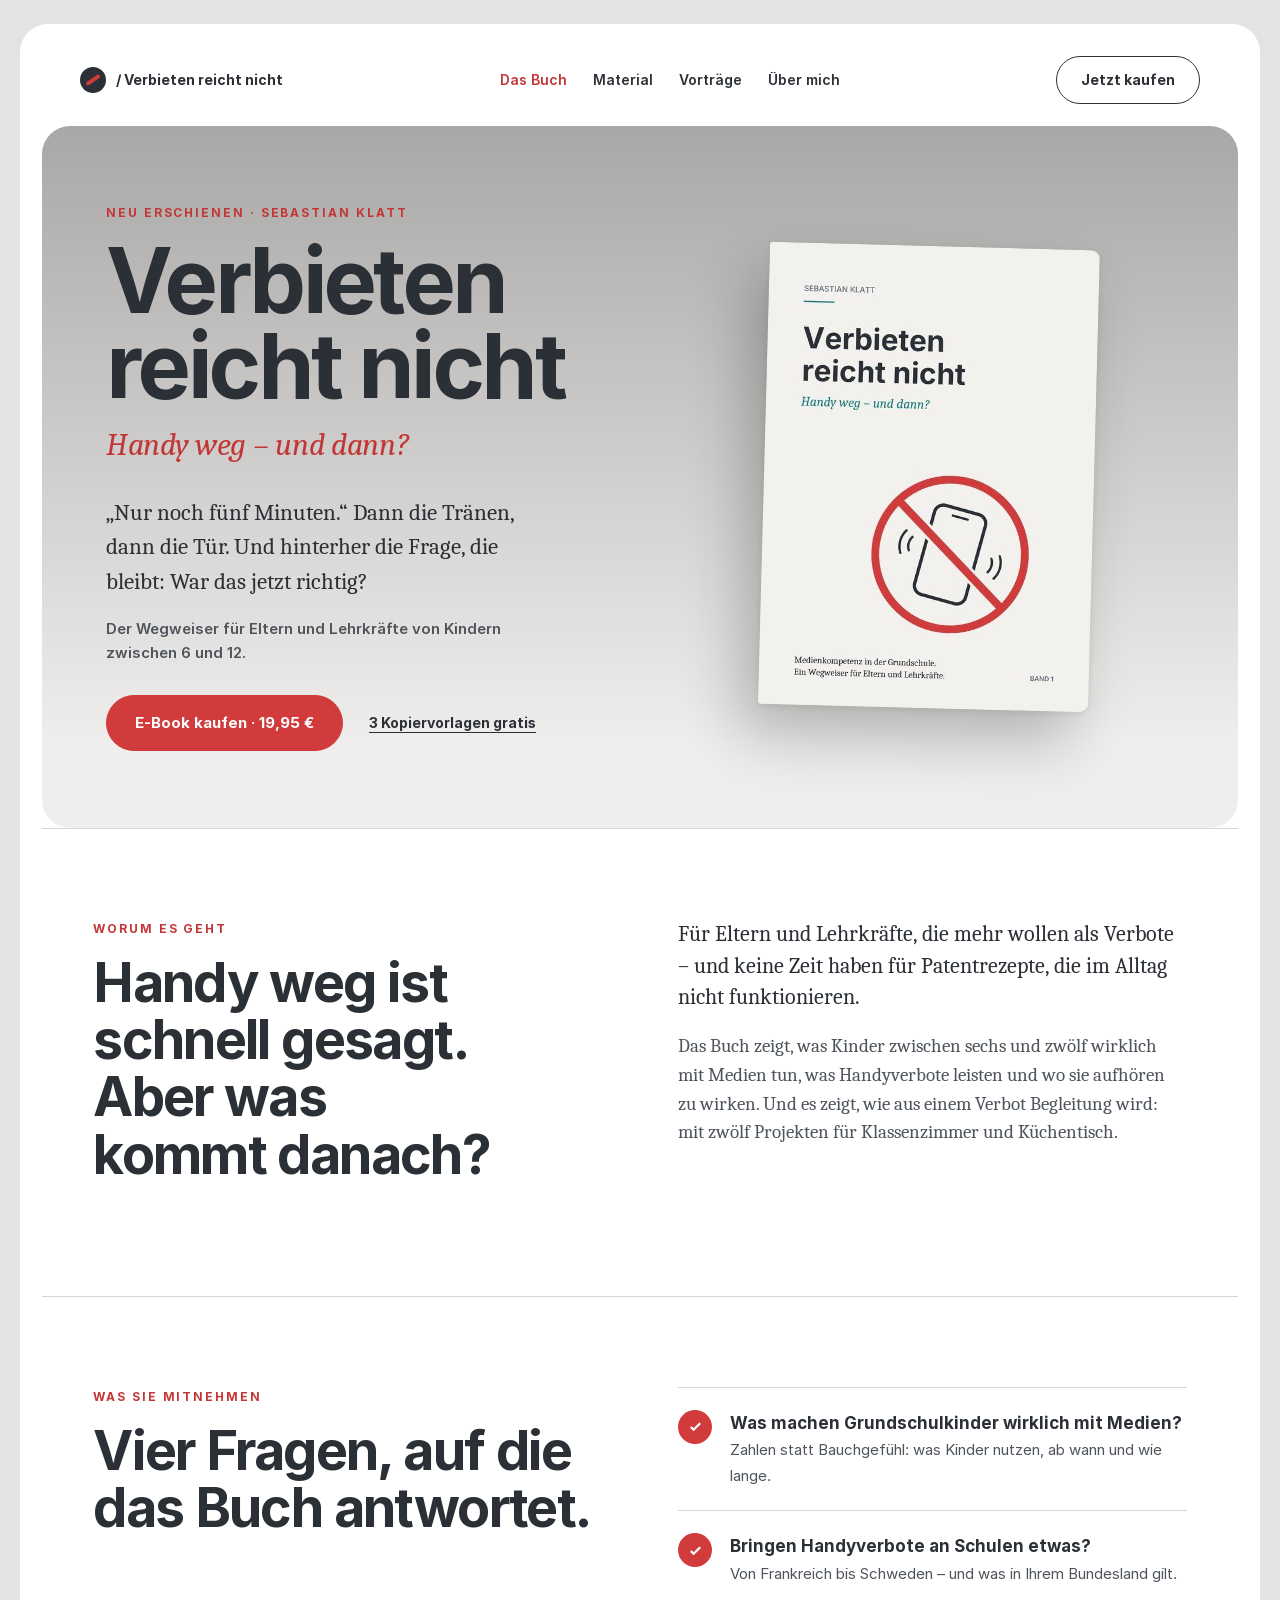
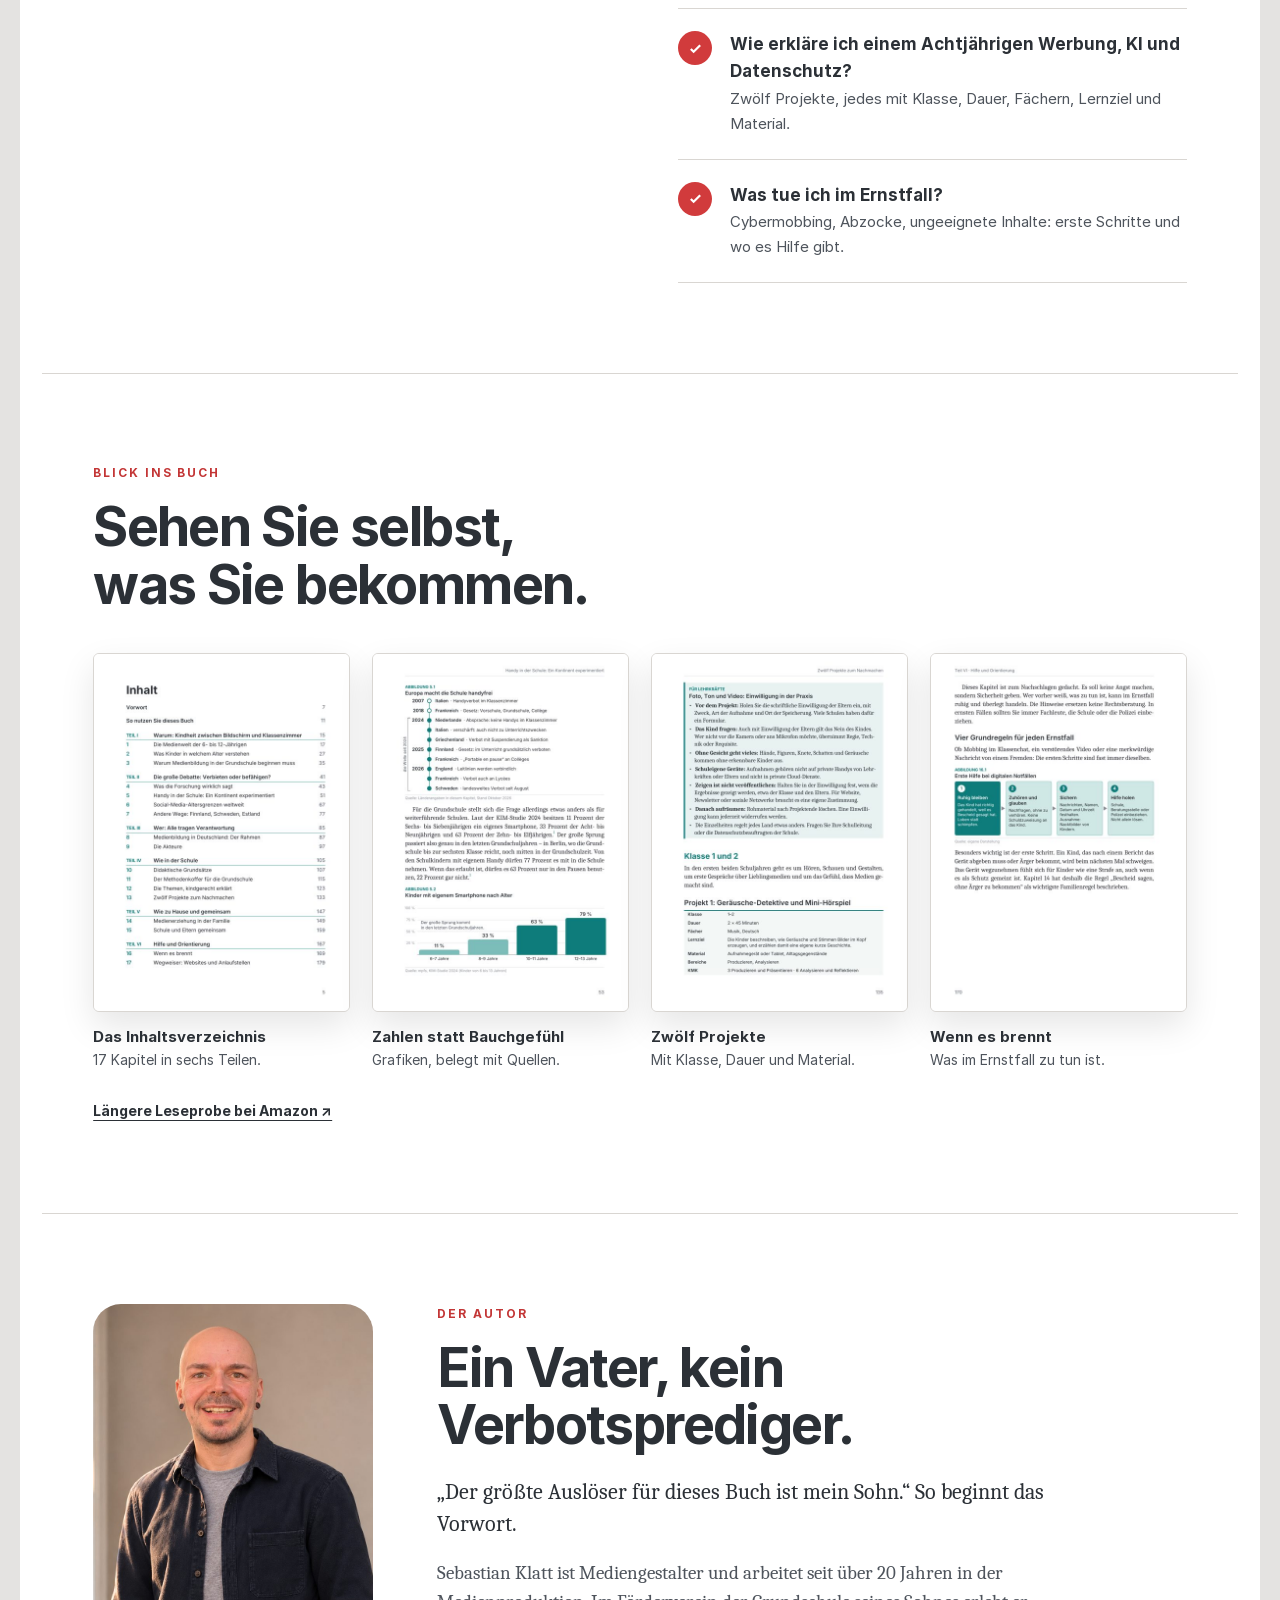
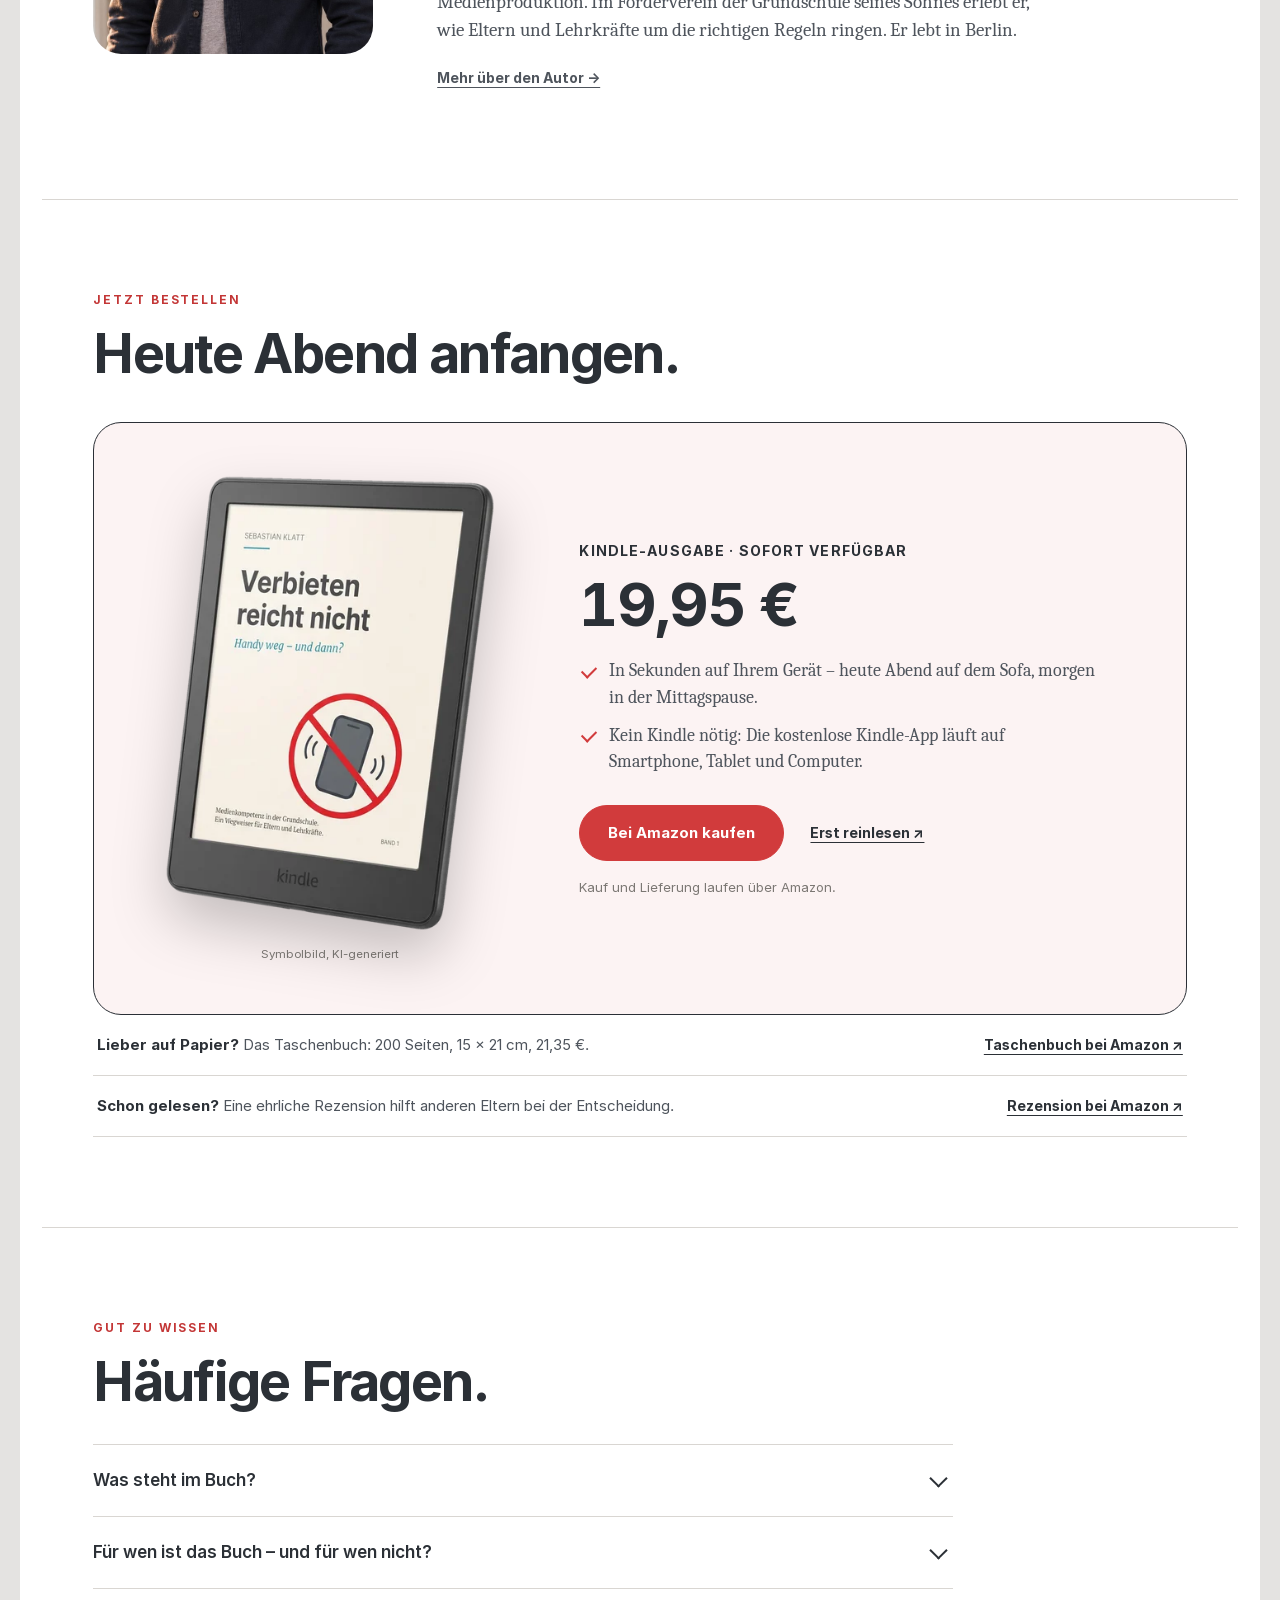
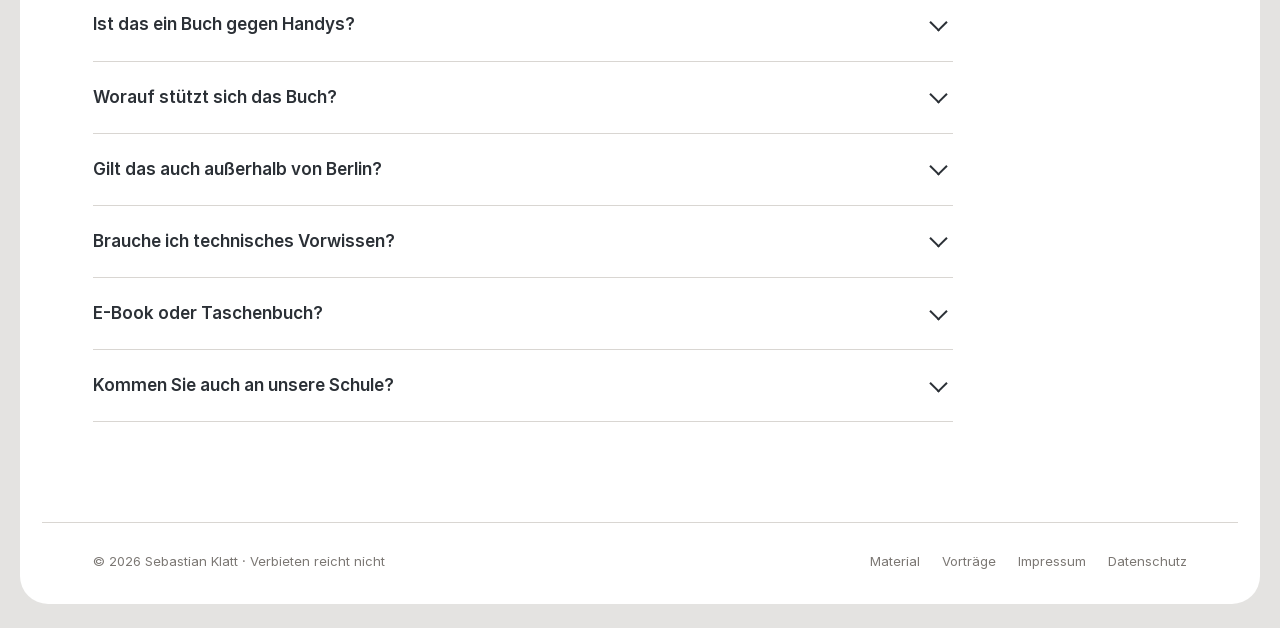
<file: site/index.html>
<!doctype html>
<html lang="de">
<head>
<meta charset="utf-8">
<meta name="viewport" content="width=device-width,initial-scale=1,viewport-fit=cover">
<title>Verbieten reicht nicht – Handy weg, und dann? | Buch von Sebastian Klatt</title>
<meta name="description" content="Der Wegweiser für Eltern und Lehrkräfte von Grundschulkindern: was Kinder wirklich mit Medien tun, was Handyverbote leisten und zwölf Projekte für Schule und Zuhause. Jetzt als E-Book.">
<link rel="canonical" href="https://verbietenreichtnicht.de/">
<meta property="og:type" content="website">
<meta property="og:site_name" content="Verbieten reicht nicht">
<meta property="og:locale" content="de_DE">
<meta property="og:title" content="Verbieten reicht nicht – Handy weg, und dann? | Buch von Sebastian Klatt">
<meta property="og:description" content="Der Wegweiser für Eltern und Lehrkräfte von Grundschulkindern: was Kinder wirklich mit Medien tun, was Handyverbote leisten und zwölf Projekte für Schule und Zuhause. Jetzt als E-Book.">
<meta property="og:url" content="https://verbietenreichtnicht.de/">
<meta property="og:image" content="https://verbietenreichtnicht.de/assets/img/vorschau.jpg">
<meta property="og:image:width" content="1200">
<meta property="og:image:height" content="630">
<meta name="twitter:card" content="summary_large_image">
<link rel="stylesheet" href="assets/css/site.css">
<link rel="preload" href="assets/fonts/inter-700.woff2" as="font" type="font/woff2" crossorigin>
<link rel="preload" href="assets/fonts/inter-400.woff2" as="font" type="font/woff2" crossorigin>
<link rel="preload" href="assets/fonts/caladea-400-italic.woff2" as="font" type="font/woff2" crossorigin>
<script type="application/ld+json">{"@context": "https://schema.org", "@type": "Book", "name": "Verbieten reicht nicht – Handy weg, und dann?", "alternativeHeadline": "Medienkompetenz in der Grundschule. Ein Wegweiser für Eltern und Lehrkräfte. Band 1", "author": {"@type": "Person", "name": "Sebastian Klatt", "url": "https://verbietenreichtnicht.de/ueber-mich/"}, "inLanguage": "de", "numberOfPages": 200, "image": "https://verbietenreichtnicht.de/assets/img/cover.jpg", "url": "https://verbietenreichtnicht.de/", "workExample": [{"@type": "Book", "bookFormat": "https://schema.org/EBook", "url": "https://www.amazon.de/dp/B0HSCFY8J3", "offers": {"@type": "Offer", "price": "19.95", "priceCurrency": "EUR", "availability": "https://schema.org/InStock", "url": "https://www.amazon.de/dp/B0HSCFY8J3"}}, {"@type": "Book", "bookFormat": "https://schema.org/Paperback", "isbn": "9798165446795", "numberOfPages": 200, "url": "https://www.amazon.de/dp/B0HSJPJ6L2", "offers": {"@type": "Offer", "price": "21.35", "priceCurrency": "EUR", "availability": "https://schema.org/InStock", "url": "https://www.amazon.de/dp/B0HSJPJ6L2"}}]}</script>
</head>
<body>
<a class="skip" href="#inhalt">Zum Inhalt springen</a>
<div class="sheet">
  <nav class="main" aria-label="Hauptnavigation">
    <a class="brand" href="/"><span class="mark" aria-hidden="true"></span>/ Verbieten reicht nicht</a>
    <div class="links"><a href="/" aria-current=page>Das Buch</a><a href="/material/">Material</a><a href="/vortraege/">Vorträge</a><a href="/ueber-mich/">Über mich</a></div>
    <div class="nav-cta">
      <a class="btn btn-ghost" href="/#kaufen">Jetzt kaufen</a>
    </div>
  </nav>
<main id="inhalt">

  <header class="hero" id="top">
    <div class="hero-text">
      <p class="eyebrow">Neu erschienen · Sebastian Klatt</p>
      <h1>Verbieten<br>reicht nicht</h1>
      <p class="subtitle">Handy weg – und dann?</p>
      <p class="hook">„Nur noch fünf Minuten.“ Dann die Tränen, dann die Tür. Und hinterher die Frage,
      die bleibt: War das jetzt richtig?</p>
      <p class="for">Der Wegweiser für Eltern und Lehrkräfte von Kindern zwischen 6 und 12.</p>
      <div class="hero-ctas">
        <a class="btn btn-accent btn-lg" href="https://www.amazon.de/dp/B0HSCFY8J3">E-Book kaufen · 19,95 €</a>
        <a class="textlink" href="/material/">3 Kopiervorlagen gratis</a>
      </div>
    </div>
    <div class="hero-cover">
      <img src="assets/img/cover.jpg" width="560" height="784"
        alt="Buchcover: Verbieten reicht nicht – Handy weg, und dann?">
    </div>
  </header>

  <section class="s" id="buch">
    <div class="split">
      <div>
        <p class="eyebrow">Worum es geht</p>
        <h2>Handy weg ist schnell gesagt. Aber was kommt danach?</h2>
      </div>
      <div class="prose">
        <p class="big">Für Eltern und Lehrkräfte, die mehr wollen als Verbote – und keine Zeit haben
        für Patentrezepte, die im Alltag nicht funktionieren.</p>
        <p>Das Buch zeigt, was Kinder zwischen sechs und zwölf wirklich mit Medien tun, was
        Handyverbote leisten und wo sie aufhören zu wirken. Und es zeigt, wie aus einem Verbot
        Begleitung wird: mit zwölf Projekten für Klassenzimmer und Küchentisch.</p>
      </div>
    </div>
  </section>

  <section class="s" id="inhalt-buch">
    <div class="split">
      <div>
        <p class="eyebrow">Was Sie mitnehmen</p>
        <h2>Vier Fragen, auf die das Buch antwortet.</h2>
      </div>
      <ul class="learn">
        <li><span class="x"><svg viewBox="0 0 16 16" fill="none" stroke="currentColor" stroke-width="2.4" aria-hidden="true"><path d="M3 8.5l3 3 7-7"/></svg></span><div><b>Was machen Grundschulkinder wirklich mit Medien?</b>
        <span>Zahlen statt Bauchgefühl: was Kinder nutzen, ab wann und wie lange.</span></div></li>
        <li><span class="x"><svg viewBox="0 0 16 16" fill="none" stroke="currentColor" stroke-width="2.4" aria-hidden="true"><path d="M3 8.5l3 3 7-7"/></svg></span><div><b>Bringen Handyverbote an Schulen etwas?</b>
        <span>Von Frankreich bis Schweden – und was in Ihrem Bundesland gilt.</span></div></li>
        <li><span class="x"><svg viewBox="0 0 16 16" fill="none" stroke="currentColor" stroke-width="2.4" aria-hidden="true"><path d="M3 8.5l3 3 7-7"/></svg></span><div><b>Wie erkläre ich einem Achtjährigen Werbung, KI und Datenschutz?</b>
        <span>Zwölf Projekte, jedes mit Klasse, Dauer, Fächern, Lernziel und Material.</span></div></li>
        <li><span class="x"><svg viewBox="0 0 16 16" fill="none" stroke="currentColor" stroke-width="2.4" aria-hidden="true"><path d="M3 8.5l3 3 7-7"/></svg></span><div><b>Was tue ich im Ernstfall?</b>
        <span>Cybermobbing, Abzocke, ungeeignete Inhalte: erste Schritte und wo es Hilfe gibt.</span></div></li>
      </ul>
    </div>
  </section>

  <section class="s" id="blick">
    <p class="eyebrow">Blick ins Buch</p>
    <h2>Sehen Sie selbst, was Sie bekommen.</h2>
    <div class="pages">
      <a class="pg" href="assets/img/buch/seite-5.jpg"><img src="assets/img/buch/seite-5-klein.jpg"
        width="520" height="728" loading="lazy" alt="Buchseite 5: Inhaltsverzeichnis">
        <span><b>Das Inhaltsverzeichnis</b>17 Kapitel in sechs Teilen.</span></a>
      <a class="pg" href="assets/img/buch/seite-53.jpg"><img src="assets/img/buch/seite-53-klein.jpg"
        width="520" height="728" loading="lazy" alt="Buchseite 53: Zeitstrahl der Handyregeln in Europa und Grafik zum Smartphonebesitz nach Alter">
        <span><b>Zahlen statt Bauchgefühl</b>Grafiken, belegt mit Quellen.</span></a>
      <a class="pg" href="assets/img/buch/seite-135.jpg"><img src="assets/img/buch/seite-135-klein.jpg"
        width="520" height="728" loading="lazy" alt="Buchseite 135: Beginn der zwölf Projekte zum Nachmachen">
        <span><b>Zwölf Projekte</b>Mit Klasse, Dauer und Material.</span></a>
      <a class="pg" href="assets/img/buch/seite-170.jpg"><img src="assets/img/buch/seite-170-klein.jpg"
        width="520" height="728" loading="lazy" alt="Buchseite 170: Grundregeln für den Ernstfall">
        <span><b>Wenn es brennt</b>Was im Ernstfall zu tun ist.</span></a>
    </div>
    <p class="pages-more"><a class="textlink" href="https://www.amazon.de/dp/B0HSCFY8J3">Längere Leseprobe bei Amazon ↗</a></p>
  </section>

  <section class="s" id="autor">
    <div class="author">
      <img class="portrait" src="assets/img/sebastian-klatt.jpg" width="720" height="900"
        loading="lazy" alt="Sebastian Klatt, Autor von „Verbieten reicht nicht“">
      <div class="prose">
        <p class="eyebrow">Der Autor</p>
        <h2>Ein Vater, kein Verbotsprediger.</h2>
        <p class="big">„Der größte Auslöser für dieses Buch ist mein Sohn.“ So beginnt das Vorwort.</p>
        <p>Sebastian Klatt ist Mediengestalter und arbeitet seit über 20 Jahren in der
        Medienproduktion. Im Förderverein der Grundschule seines Sohnes erlebt er, wie Eltern und
        Lehrkräfte um die richtigen Regeln ringen. Er lebt in Berlin.</p>
        <p><a class="textlink" href="/ueber-mich/">Mehr über den Autor →</a></p>
      </div>
    </div>
  </section>

  <section class="s" id="kaufen">
    <p class="eyebrow">Jetzt bestellen</p>
    <h2>Heute Abend anfangen.</h2>
    <div class="offer">
      <figure class="offer-img">
        <picture>
          <source type="image/webp" sizes="(max-width:760px) 60vw, 340px"
            srcset="assets/img/kindle-produkt-400.webp 400w, assets/img/kindle-produkt-720.webp 720w">
          <img src="assets/img/kindle-produkt-400.png" width="400" height="553" loading="lazy"
            alt="Die Kindle-Ausgabe von „Verbieten reicht nicht“ auf einem E-Book-Reader">
        </picture>
        <figcaption>Symbolbild, KI-generiert</figcaption>
      </figure>
      <div class="offer-body">
        <p class="kicker">Kindle-Ausgabe · sofort verfügbar</p>
        <div class="p">19,95 €</div>
        <ul class="offer-points">
          <li>In Sekunden auf Ihrem Gerät – heute Abend auf dem Sofa, morgen in der Mittagspause.</li>
          <li>Kein Kindle nötig: Die kostenlose Kindle-App läuft auf Smartphone, Tablet und Computer.</li>
        </ul>
        <div class="acts">
          <a class="btn btn-accent btn-lg" href="https://www.amazon.de/dp/B0HSCFY8J3">Bei Amazon kaufen</a>
          <a class="textlink" href="https://www.amazon.de/dp/B0HSCFY8J3">Erst reinlesen ↗</a>
        </div>
        <p class="note">Kauf und Lieferung laufen über Amazon.</p>
      </div>
    </div>
    <div class="aside-row">
      <p><b>Lieber auf Papier?</b> Das Taschenbuch: 200 Seiten, 15 × 21 cm, 21,35 €.</p>
      <a class="textlink" href="https://www.amazon.de/dp/B0HSJPJ6L2">Taschenbuch bei Amazon ↗</a>
    </div>
    <div class="aside-row">
      <p><b>Schon gelesen?</b> Eine ehrliche Rezension hilft anderen Eltern bei der Entscheidung.</p>
      <a class="textlink" href="https://www.amazon.de/dp/B0HSCFY8J3#customerReviews">Rezension bei Amazon ↗</a>
    </div>
  </section>

  <section class="s" id="fragen">
    <p class="eyebrow">Gut zu wissen</p>
    <h2>Häufige Fragen.</h2>
    <div class="faq">
      <details><summary>Was steht im Buch?</summary>
        <div class="ans">
          <p>17 Kapitel in sechs Teilen, dazu ein Glossar, drei Kopiervorlagen und ein
          Quellenverzeichnis.</p>
          <dl class="toc-mini">
            <dt>Teil I · Warum</dt><dd>Die Medienwelt der 6- bis 12-Jährigen · Was Kinder in welchem
            Alter verstehen · Warum Medienbildung in der Grundschule beginnen muss</dd>
            <dt>Teil II · Verbieten oder befähigen?</dt><dd>Was die Forschung wirklich sagt · Handy in
            der Schule: Ein Kontinent experimentiert · Social-Media-Altersgrenzen weltweit · Andere
            Wege: Finnland, Schweden, Estland</dd>
            <dt>Teil III · Wer</dt><dd>Medienbildung in Deutschland: Der Rahmen · Die Akteure</dd>
            <dt>Teil IV · Wie in der Schule</dt><dd>Didaktische Grundsätze · Der Methodenkoffer für
            die Grundschule · Die Themen, kindgerecht erklärt · Zwölf Projekte zum Nachmachen</dd>
            <dt>Teil V · Wie zu Hause</dt><dd>Medienerziehung in der Familie · Schule und Eltern
            gemeinsam</dd>
            <dt>Teil VI · Hilfe</dt><dd>Wenn es brennt · Wegweiser: Websites und Anlaufstellen</dd>
          </dl>
        </div></details>
      <details><summary>Für wen ist das Buch – und für wen nicht?</summary>
        <div class="ans"><p>Für Eltern von Kindern zwischen 6 und 12, für Lehrkräfte an der
        Grundschule und für alle, die in Elternvertretung oder Förderverein über eine Handyregel
        mitreden. Weniger passend ist es, wenn Sie ein Plädoyer gegen jede Bildschirmzeit oder ein
        schnelles Patentrezept suchen – oder wenn Ihr Kind schon auf eine weiterführende Schule
        geht.</p></div></details>
      <details><summary>Ist das ein Buch gegen Handys?</summary>
        <div class="ans"><p>Nein. Verbote können sinnvoll sein und Grundschulkindern Zeit geben.
        Das Buch zeigt, was sie leisten, wo sie aufhören zu wirken – und wie aus einem Verbot
        Begleitung wird.</p></div></details>
      <details><summary>Worauf stützt sich das Buch?</summary>
        <div class="ans"><p>Auf 111 Quellen, Stand Oktober 2026: 101 Studien, Berichte und Artikel
        sowie 10 Gesetzestexte. Darunter die KIM- und die JIM-Studie, Bitkom, WHO Europa, OECD,
        The Lancet, Nature, The BMJ, die Kultusministerkonferenz und die Leitlinie der
        DGKJ.</p></div></details>
      <details><summary>Gilt das auch außerhalb von Berlin?</summary>
        <div class="ans"><p>Ja. Das Buch vergleicht alle 16 Bundesländer. Berlin ist Beispiel,
        nicht Maßstab: Die Methoden und Projekte sind an kein Bundesland gebunden.</p></div></details>
      <details><summary>Brauche ich technisches Vorwissen?</summary>
        <div class="ans"><p>Nein. Kapitel 12 erklärt Werbung, Datenschutz und künstliche
        Intelligenz so, dass Sie es einem Grundschulkind weitergeben können.</p></div></details>
      <details><summary>E-Book oder Taschenbuch?</summary>
        <div class="ans"><p>Beide gibt es bei Amazon: das <a href="https://www.amazon.de/dp/B0HSCFY8J3">E-Book für 19,95 €</a>,
        sofort auf dem Gerät, und das <a href="https://www.amazon.de/dp/B0HSJPJ6L2">Taschenbuch für 21,35 €</a>. Das
        Taschenbuch lohnt sich, wenn Sie mit Stift arbeiten oder es im Kollegium weitergeben möchten.
        Die drei Kopiervorlagen gibt es zusätzlich <a href="/material/">kostenlos als PDF</a>.</p></div></details>
      <details><summary>Kommen Sie auch an unsere Schule?</summary>
        <div class="ans"><p>Ja, für Elternabende, Fördervereine und Kollegien in Berlin und
        Umgebung: <a href="/vortraege/">mehr zu den Vorträgen</a>. Für Sammelbestellungen,
        Presse und Rezensionsexemplare schreiben Sie an <a href="mailto:kontakt@verbietenreichtnicht.de">kontakt@verbietenreichtnicht.de</a>.</p></div></details>
    </div>
  </section>

  <div class="buybar" id="buybar">
    <span><b>E-Book</b> 19,95 €</span>
    <a class="btn btn-accent" href="https://www.amazon.de/dp/B0HSCFY8J3">Bei Amazon kaufen</a>
  </div>
  <script>
  (function () {
    var bar = document.getElementById("buybar"), hero = document.querySelector(".hero-ctas"),
        buy = document.getElementById("kaufen");
    if (!bar || !hero || !buy || !("IntersectionObserver" in window)) return;
    var heroIn = true, buyIn = false;
    function sync() { bar.classList.toggle("on", !heroIn && !buyIn); }
    new IntersectionObserver(function (e) { heroIn = e[0].isIntersecting; sync(); }).observe(hero);
    new IntersectionObserver(function (e) { buyIn = e[0].isIntersecting; sync(); }).observe(buy);
  })();
  </script>

</main>
  <footer class="main">
    <span>© 2026 Sebastian Klatt · Verbieten reicht nicht</span>
    <nav aria-label="Rechtliches">
      <a href="/material/">Material</a>
      <a href="/vortraege/">Vorträge</a>
      <a href="/impressum/">Impressum</a>
      <a href="/datenschutz/">Datenschutz</a>
    </nav>
  </footer>
</div>
</body>
</html>
</file>
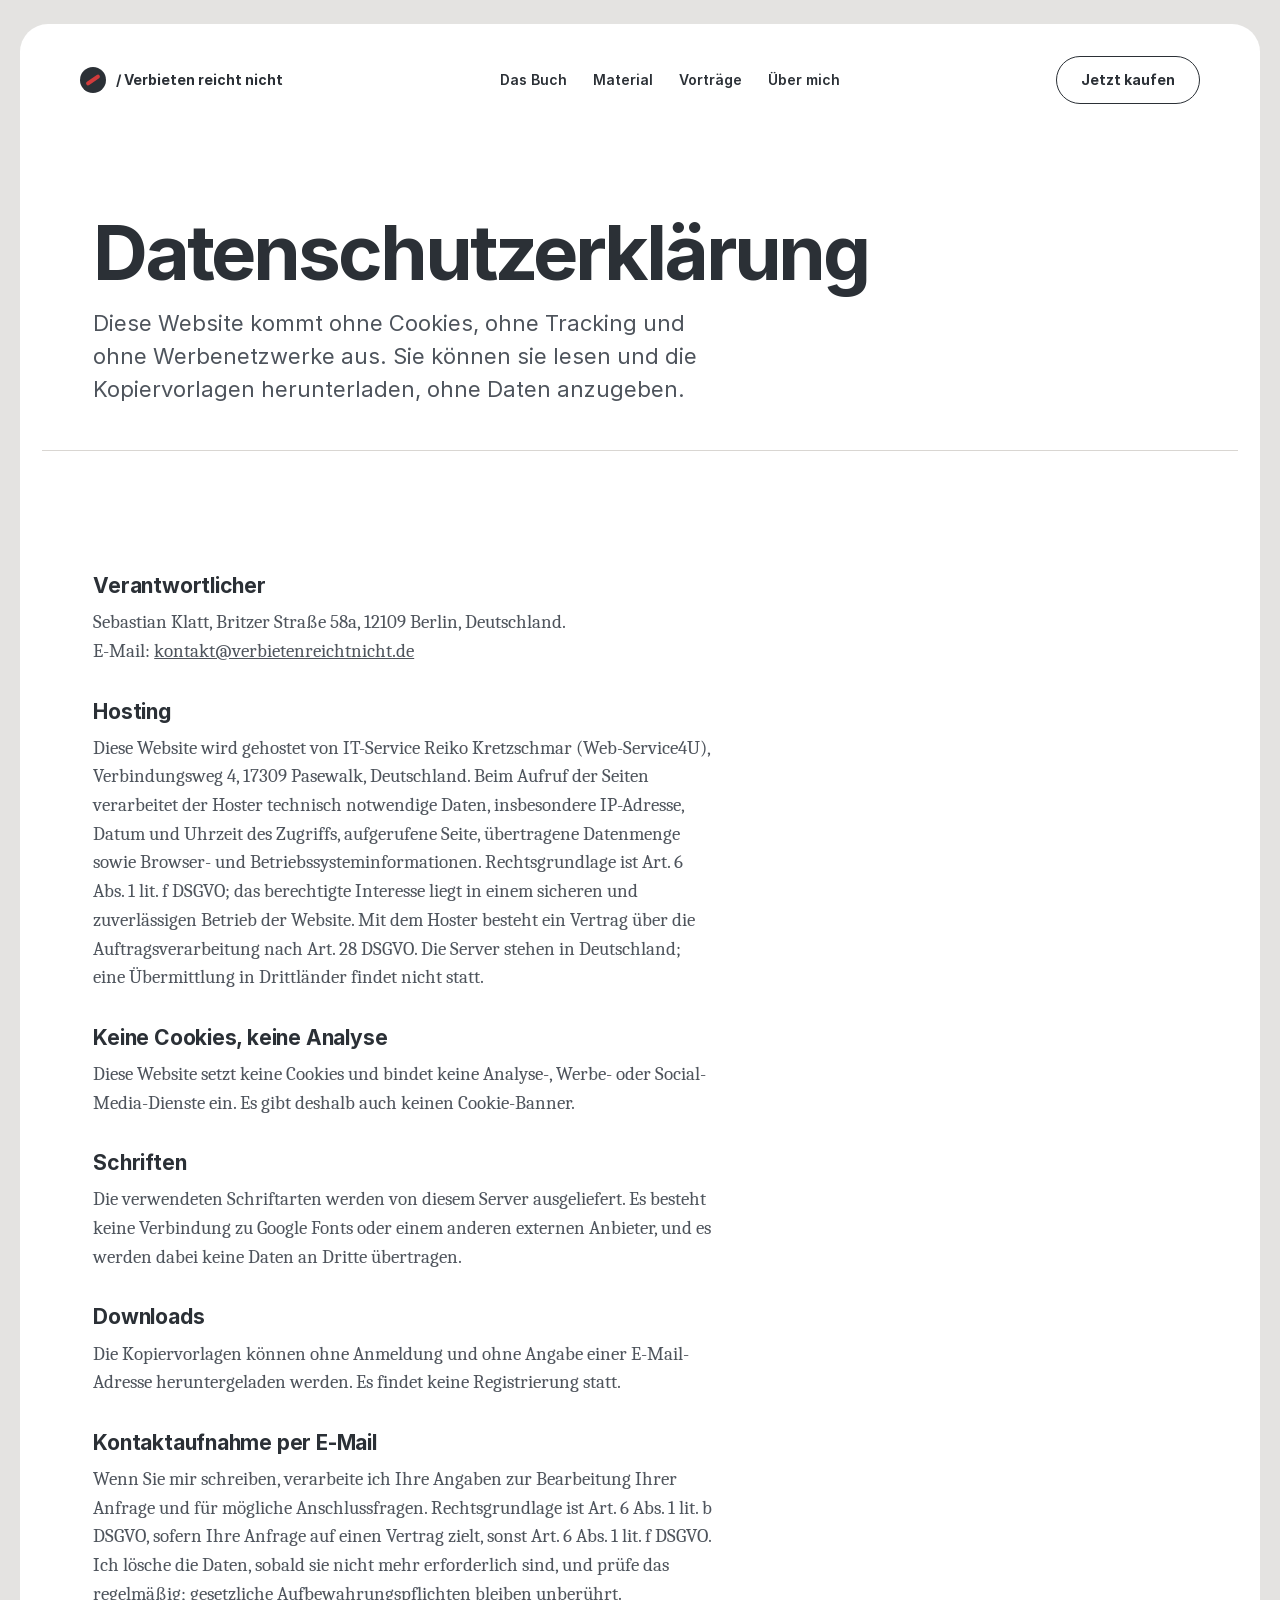
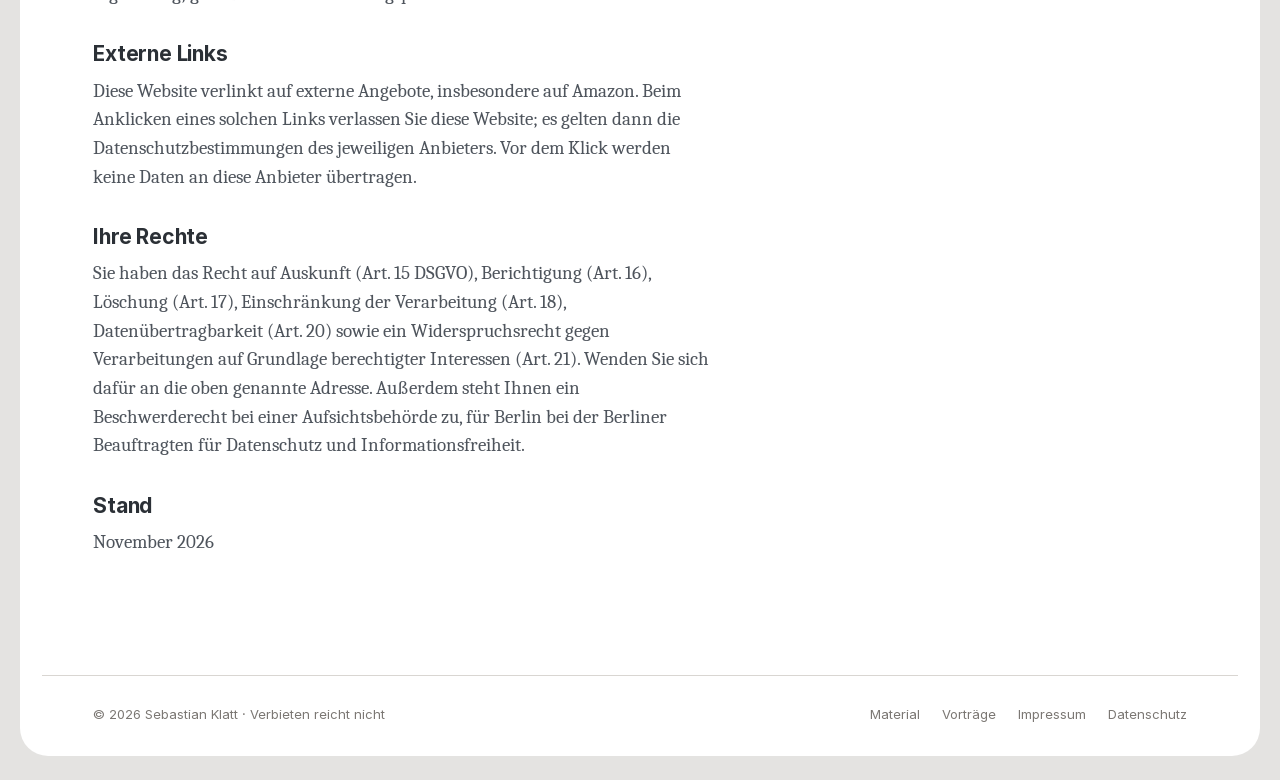
<file: site/datenschutz/index.html>
<!doctype html>
<html lang="de">
<head>
<meta charset="utf-8">
<meta name="viewport" content="width=device-width,initial-scale=1,viewport-fit=cover">
<title>Datenschutzerklärung | Verbieten reicht nicht</title>
<meta name="description" content="Diese Website kommt ohne Cookies, ohne Tracking und ohne externe Schriften aus.">
<link rel="canonical" href="https://verbietenreichtnicht.de/datenschutz/">
<meta property="og:type" content="website">
<meta property="og:site_name" content="Verbieten reicht nicht">
<meta property="og:locale" content="de_DE">
<meta property="og:title" content="Datenschutzerklärung | Verbieten reicht nicht">
<meta property="og:description" content="Diese Website kommt ohne Cookies, ohne Tracking und ohne externe Schriften aus.">
<meta property="og:url" content="https://verbietenreichtnicht.de/datenschutz/">
<meta property="og:image" content="https://verbietenreichtnicht.de/assets/img/vorschau.jpg">
<meta property="og:image:width" content="1200">
<meta property="og:image:height" content="630">
<meta name="twitter:card" content="summary_large_image">
<link rel="stylesheet" href="../assets/css/site.css">
<link rel="preload" href="../assets/fonts/inter-700.woff2" as="font" type="font/woff2" crossorigin>
<link rel="preload" href="../assets/fonts/inter-400.woff2" as="font" type="font/woff2" crossorigin>
<link rel="preload" href="../assets/fonts/caladea-400-italic.woff2" as="font" type="font/woff2" crossorigin>
</head>
<body>
<a class="skip" href="#inhalt">Zum Inhalt springen</a>
<div class="sheet">
  <nav class="main" aria-label="Hauptnavigation">
    <a class="brand" href="/"><span class="mark" aria-hidden="true"></span>/ Verbieten reicht nicht</a>
    <div class="links"><a href="/">Das Buch</a><a href="/material/">Material</a><a href="/vortraege/">Vorträge</a><a href="/ueber-mich/">Über mich</a></div>
    <div class="nav-cta">
      <a class="btn btn-ghost" href="/#kaufen">Jetzt kaufen</a>
    </div>
  </nav>
<main id="inhalt">

  <header class="pagehead">
    <h1>Datenschutzerklärung</h1>
    <p class="lead">Diese Website kommt ohne Cookies, ohne Tracking und ohne Werbenetzwerke aus.
    Sie können sie lesen und die Kopiervorlagen herunterladen, ohne Daten anzugeben.</p>
  </header>
  <section class="s">
    <div class="prose">
      <h3>Verantwortlicher</h3>
      <p>Sebastian Klatt, Britzer Straße 58a, 12109 Berlin, Deutschland.<br>
      E-Mail: <a href="mailto:kontakt@verbietenreichtnicht.de">kontakt@verbietenreichtnicht.de</a></p>

      <h3>Hosting</h3>
      <p>Diese Website wird gehostet von IT-Service Reiko Kretzschmar (Web-Service4U),
      Verbindungsweg 4, 17309 Pasewalk, Deutschland. Beim Aufruf der Seiten verarbeitet der
      Hoster technisch notwendige Daten, insbesondere IP-Adresse, Datum und Uhrzeit des
      Zugriffs, aufgerufene Seite, übertragene Datenmenge sowie Browser- und
      Betriebssysteminformationen. Rechtsgrundlage ist Art. 6 Abs. 1 lit. f DSGVO; das
      berechtigte Interesse liegt in einem sicheren und zuverlässigen Betrieb der Website.
      Mit dem Hoster besteht ein Vertrag über die Auftragsverarbeitung nach Art. 28 DSGVO.
      Die Server stehen in Deutschland; eine Übermittlung in Drittländer findet nicht statt.</p>

      <h3>Keine Cookies, keine Analyse</h3>
      <p>Diese Website setzt keine Cookies und bindet keine Analyse-, Werbe- oder
      Social-Media-Dienste ein. Es gibt deshalb auch keinen Cookie-Banner.</p>

      <h3>Schriften</h3>
      <p>Die verwendeten Schriftarten werden von diesem Server ausgeliefert. Es besteht keine
      Verbindung zu Google Fonts oder einem anderen externen Anbieter, und es werden dabei keine
      Daten an Dritte übertragen.</p>

      <h3>Downloads</h3>
      <p>Die Kopiervorlagen können ohne Anmeldung und ohne Angabe einer E-Mail-Adresse
      heruntergeladen werden. Es findet keine Registrierung statt.</p>

      <h3>Kontaktaufnahme per E-Mail</h3>
      <p>Wenn Sie mir schreiben, verarbeite ich Ihre Angaben zur Bearbeitung Ihrer Anfrage und
      für mögliche Anschlussfragen. Rechtsgrundlage ist Art. 6 Abs. 1 lit. b DSGVO, sofern Ihre
      Anfrage auf einen Vertrag zielt, sonst Art. 6 Abs. 1 lit. f DSGVO. Ich lösche die Daten,
      sobald sie nicht mehr erforderlich sind, und prüfe das regelmäßig; gesetzliche
      Aufbewahrungspflichten bleiben unberührt.</p>

      <h3>Externe Links</h3>
      <p>Diese Website verlinkt auf externe Angebote, insbesondere auf Amazon. Beim Anklicken
      eines solchen Links verlassen Sie diese Website; es gelten dann die
      Datenschutzbestimmungen des jeweiligen Anbieters. Vor dem Klick werden keine Daten an
      diese Anbieter übertragen.</p>

      <h3>Ihre Rechte</h3>
      <p>Sie haben das Recht auf Auskunft (Art. 15 DSGVO), Berichtigung (Art. 16), Löschung
      (Art. 17), Einschränkung der Verarbeitung (Art. 18), Datenübertragbarkeit (Art. 20) sowie
      ein Widerspruchsrecht gegen Verarbeitungen auf Grundlage berechtigter Interessen
      (Art. 21). Wenden Sie sich dafür an die oben genannte Adresse. Außerdem steht Ihnen ein
      Beschwerderecht bei einer Aufsichtsbehörde zu, für Berlin bei der Berliner Beauftragten
      für Datenschutz und Informationsfreiheit.</p>

      <h3>Stand</h3>
      <p>November 2026</p>
    </div>
  </section>

</main>
  <footer class="main">
    <span>© 2026 Sebastian Klatt · Verbieten reicht nicht</span>
    <nav aria-label="Rechtliches">
      <a href="/material/">Material</a>
      <a href="/vortraege/">Vorträge</a>
      <a href="/impressum/">Impressum</a>
      <a href="/datenschutz/">Datenschutz</a>
    </nav>
  </footer>
</div>
</body>
</html>
</file>
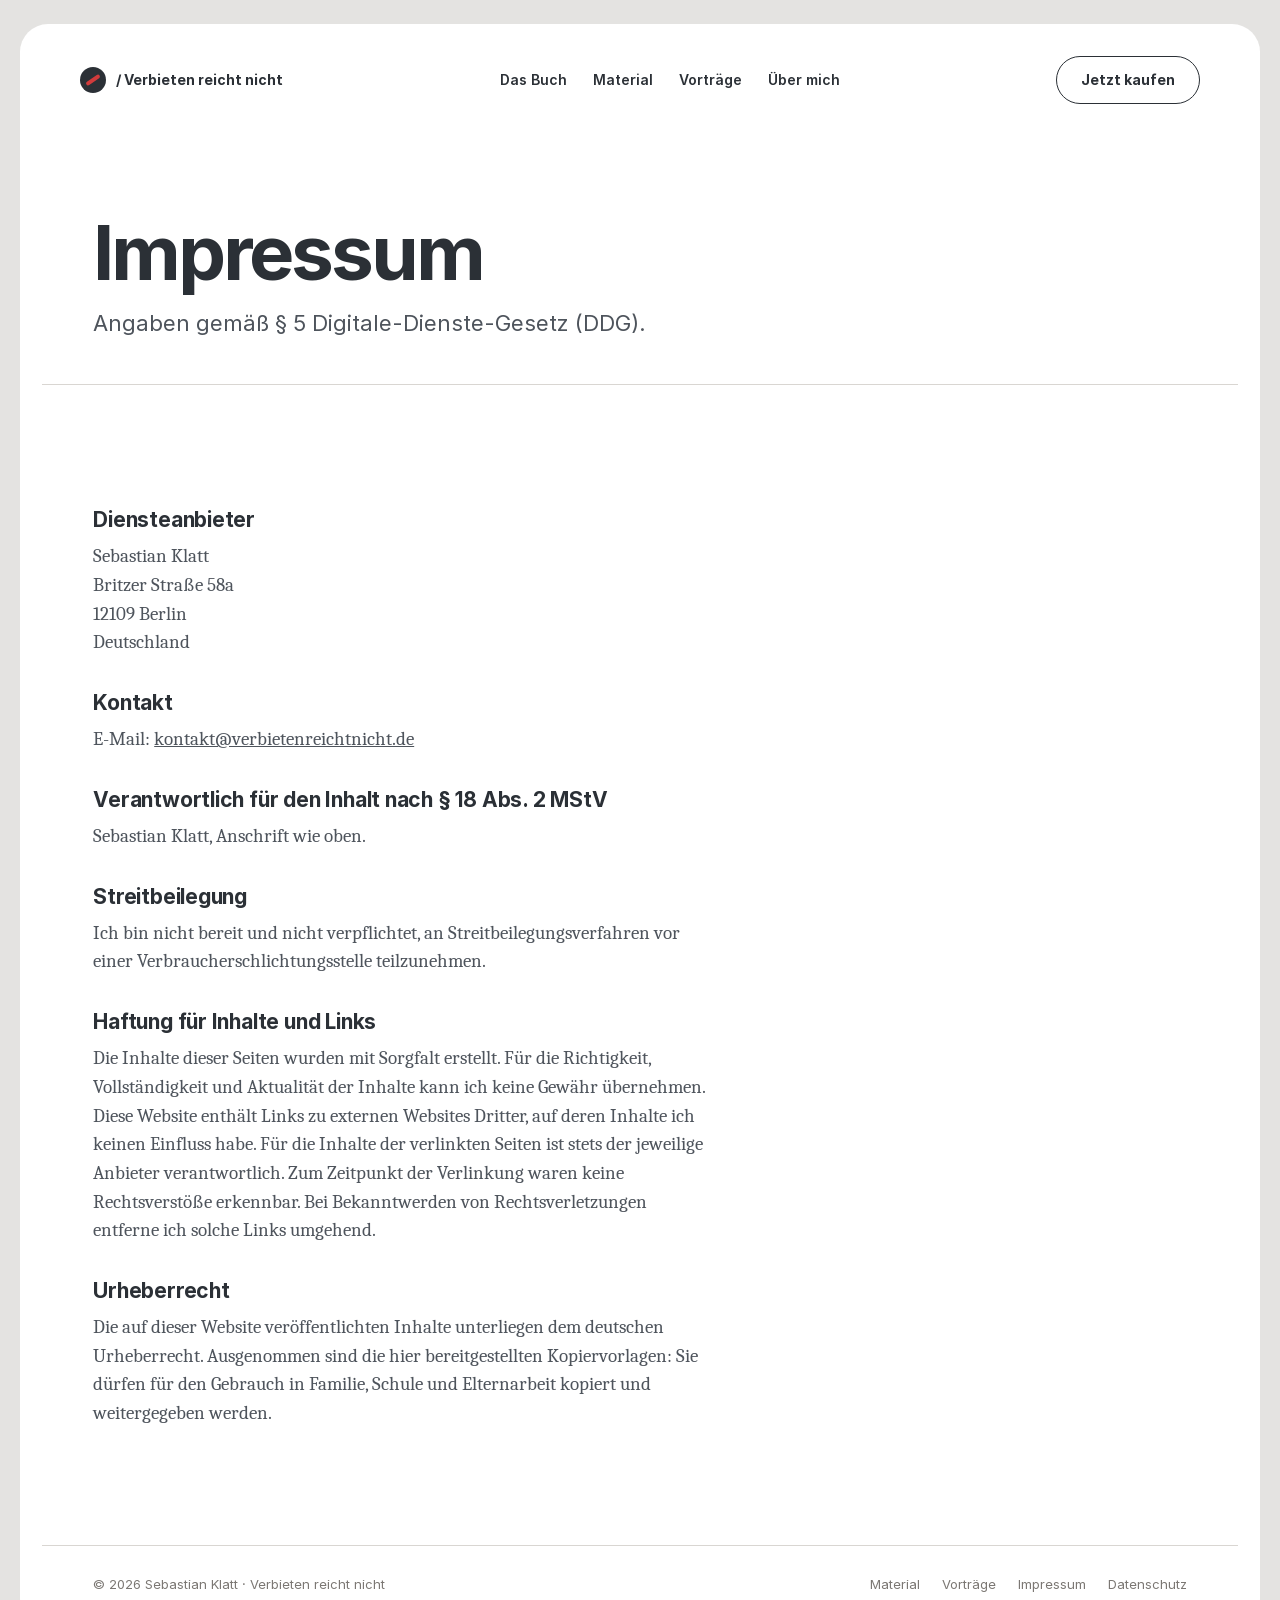
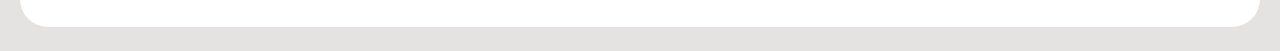
<file: site/impressum/index.html>
<!doctype html>
<html lang="de">
<head>
<meta charset="utf-8">
<meta name="viewport" content="width=device-width,initial-scale=1,viewport-fit=cover">
<title>Impressum | Verbieten reicht nicht</title>
<meta name="description" content="Impressum nach § 5 DDG.">
<link rel="canonical" href="https://verbietenreichtnicht.de/impressum/">
<meta property="og:type" content="website">
<meta property="og:site_name" content="Verbieten reicht nicht">
<meta property="og:locale" content="de_DE">
<meta property="og:title" content="Impressum | Verbieten reicht nicht">
<meta property="og:description" content="Impressum nach § 5 DDG.">
<meta property="og:url" content="https://verbietenreichtnicht.de/impressum/">
<meta property="og:image" content="https://verbietenreichtnicht.de/assets/img/vorschau.jpg">
<meta property="og:image:width" content="1200">
<meta property="og:image:height" content="630">
<meta name="twitter:card" content="summary_large_image">
<link rel="stylesheet" href="../assets/css/site.css">
<link rel="preload" href="../assets/fonts/inter-700.woff2" as="font" type="font/woff2" crossorigin>
<link rel="preload" href="../assets/fonts/inter-400.woff2" as="font" type="font/woff2" crossorigin>
<link rel="preload" href="../assets/fonts/caladea-400-italic.woff2" as="font" type="font/woff2" crossorigin>
</head>
<body>
<a class="skip" href="#inhalt">Zum Inhalt springen</a>
<div class="sheet">
  <nav class="main" aria-label="Hauptnavigation">
    <a class="brand" href="/"><span class="mark" aria-hidden="true"></span>/ Verbieten reicht nicht</a>
    <div class="links"><a href="/">Das Buch</a><a href="/material/">Material</a><a href="/vortraege/">Vorträge</a><a href="/ueber-mich/">Über mich</a></div>
    <div class="nav-cta">
      <a class="btn btn-ghost" href="/#kaufen">Jetzt kaufen</a>
    </div>
  </nav>
<main id="inhalt">

  <header class="pagehead">
    <h1>Impressum</h1>
    <p class="lead">Angaben gemäß § 5 Digitale-Dienste-Gesetz (DDG).</p>
  </header>
  <section class="s">
    <div class="prose">
      <h3>Diensteanbieter</h3>
      <p>Sebastian Klatt<br>Britzer Straße 58a<br>12109 Berlin<br>Deutschland</p>

      <h3>Kontakt</h3>
      <p>E-Mail: <a href="mailto:kontakt@verbietenreichtnicht.de">kontakt@verbietenreichtnicht.de</a></p>

      <h3>Verantwortlich für den Inhalt nach § 18 Abs. 2 MStV</h3>
      <p>Sebastian Klatt, Anschrift wie oben.</p>

      <h3>Streitbeilegung</h3>
      <p>Ich bin nicht bereit und nicht verpflichtet, an Streitbeilegungsverfahren vor einer
      Verbraucherschlichtungsstelle teilzunehmen.</p>

      <h3>Haftung für Inhalte und Links</h3>
      <p>Die Inhalte dieser Seiten wurden mit Sorgfalt erstellt. Für die Richtigkeit,
      Vollständigkeit und Aktualität der Inhalte kann ich keine Gewähr übernehmen. Diese Website
      enthält Links zu externen Websites Dritter, auf deren Inhalte ich keinen Einfluss habe.
      Für die Inhalte der verlinkten Seiten ist stets der jeweilige Anbieter verantwortlich. Zum
      Zeitpunkt der Verlinkung waren keine Rechtsverstöße erkennbar. Bei Bekanntwerden von
      Rechtsverletzungen entferne ich solche Links umgehend.</p>

      <h3>Urheberrecht</h3>
      <p>Die auf dieser Website veröffentlichten Inhalte unterliegen dem deutschen Urheberrecht.
      Ausgenommen sind die hier bereitgestellten Kopiervorlagen: Sie dürfen für den Gebrauch in
      Familie, Schule und Elternarbeit kopiert und weitergegeben werden.</p>
    </div>
  </section>

</main>
  <footer class="main">
    <span>© 2026 Sebastian Klatt · Verbieten reicht nicht</span>
    <nav aria-label="Rechtliches">
      <a href="/material/">Material</a>
      <a href="/vortraege/">Vorträge</a>
      <a href="/impressum/">Impressum</a>
      <a href="/datenschutz/">Datenschutz</a>
    </nav>
  </footer>
</div>
</body>
</html>
</file>
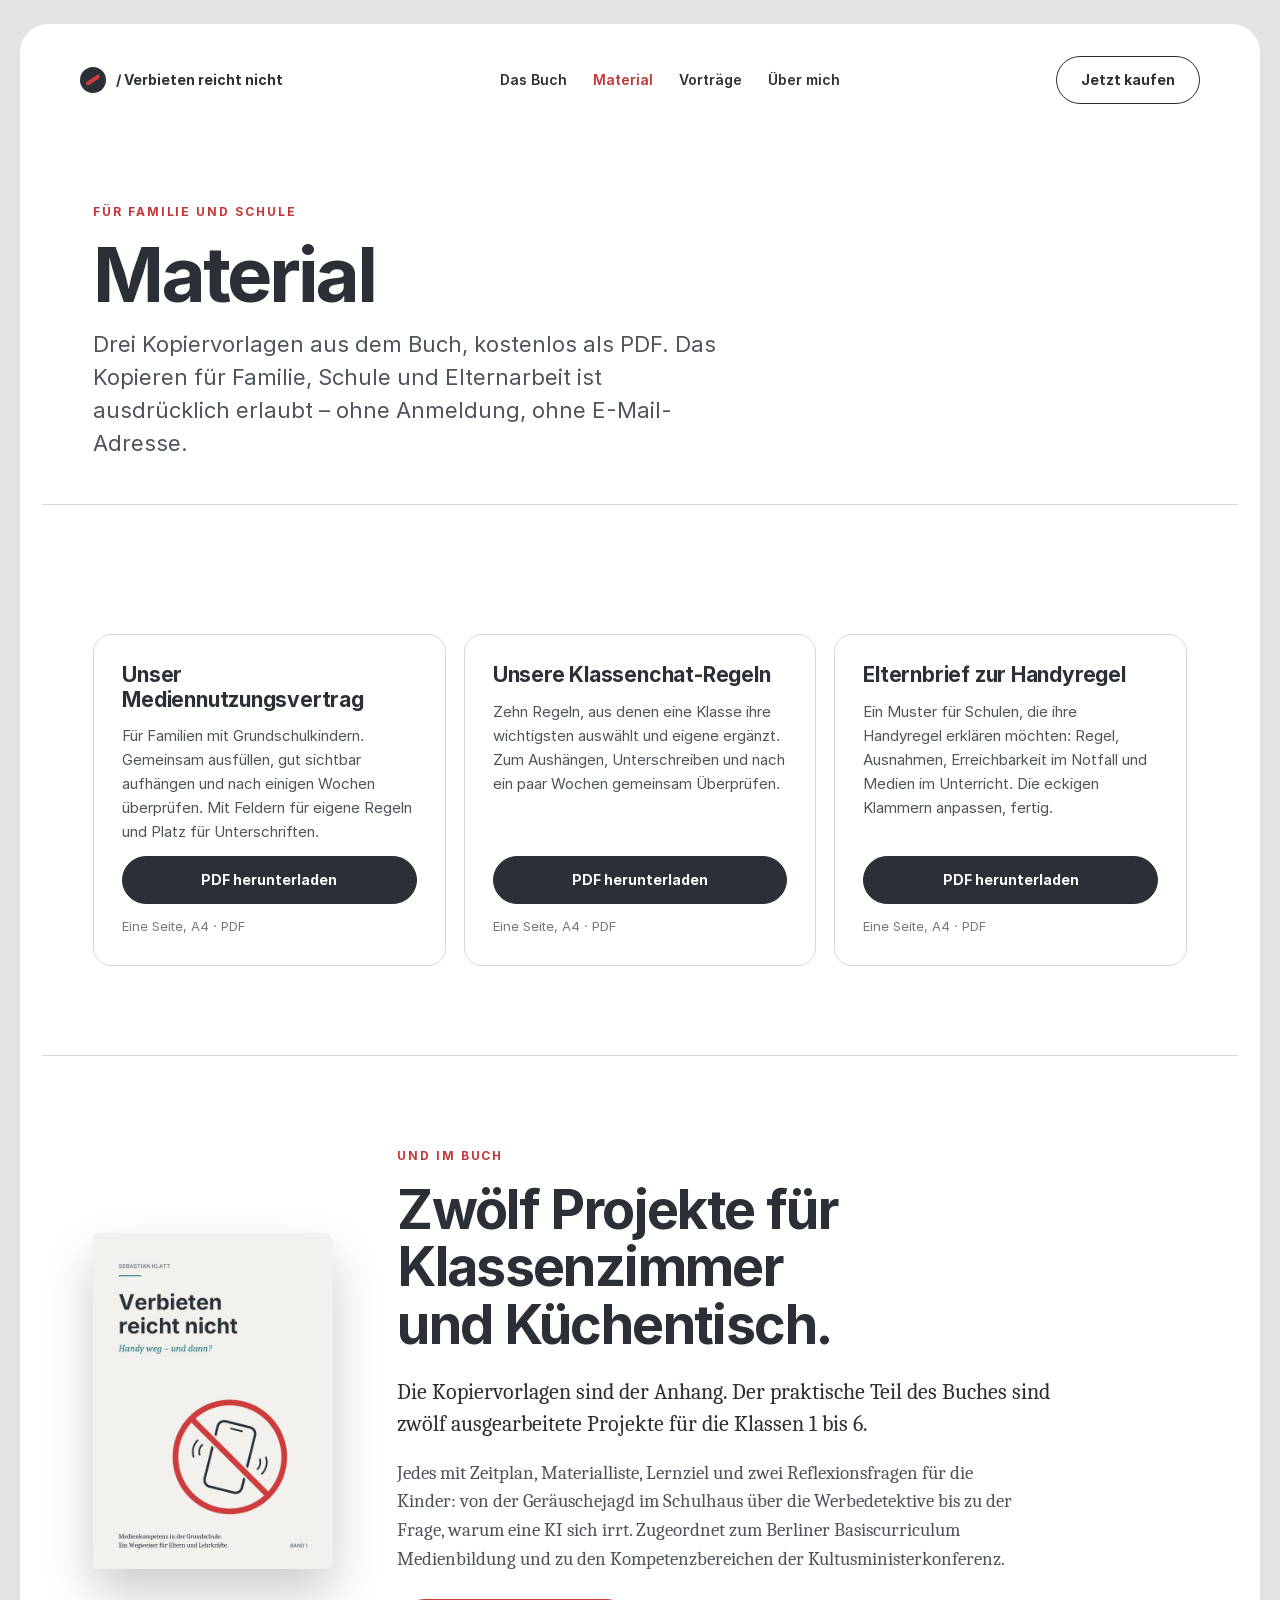
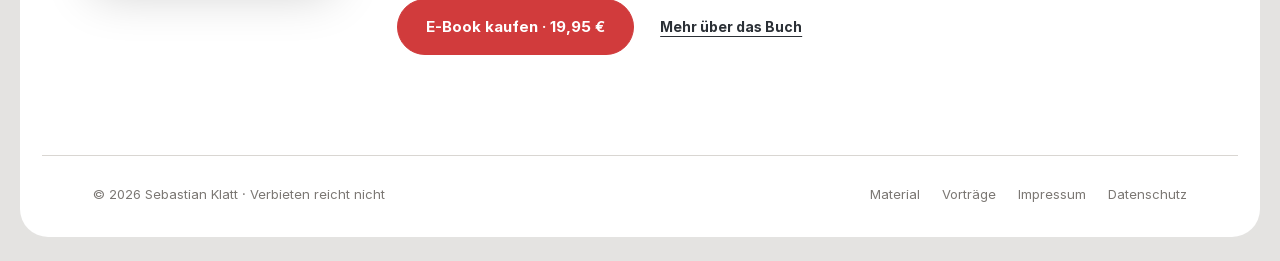
<file: site/material/index.html>
<!doctype html>
<html lang="de">
<head>
<meta charset="utf-8">
<meta name="viewport" content="width=device-width,initial-scale=1,viewport-fit=cover">
<title>Material und Kopiervorlagen | Verbieten reicht nicht</title>
<meta name="description" content="Mediennutzungsvertrag, Klassenchat-Regeln und Elternbrief zur Handyregel: drei Kopiervorlagen aus dem Buch, kostenlos als PDF.">
<link rel="canonical" href="https://verbietenreichtnicht.de/material/">
<meta property="og:type" content="website">
<meta property="og:site_name" content="Verbieten reicht nicht">
<meta property="og:locale" content="de_DE">
<meta property="og:title" content="Material und Kopiervorlagen | Verbieten reicht nicht">
<meta property="og:description" content="Mediennutzungsvertrag, Klassenchat-Regeln und Elternbrief zur Handyregel: drei Kopiervorlagen aus dem Buch, kostenlos als PDF.">
<meta property="og:url" content="https://verbietenreichtnicht.de/material/">
<meta property="og:image" content="https://verbietenreichtnicht.de/assets/img/vorschau-material.jpg">
<meta property="og:image:width" content="1200">
<meta property="og:image:height" content="630">
<meta name="twitter:card" content="summary_large_image">
<link rel="stylesheet" href="../assets/css/site.css">
<link rel="preload" href="../assets/fonts/inter-700.woff2" as="font" type="font/woff2" crossorigin>
<link rel="preload" href="../assets/fonts/inter-400.woff2" as="font" type="font/woff2" crossorigin>
<link rel="preload" href="../assets/fonts/caladea-400-italic.woff2" as="font" type="font/woff2" crossorigin>
</head>
<body>
<a class="skip" href="#inhalt">Zum Inhalt springen</a>
<div class="sheet">
  <nav class="main" aria-label="Hauptnavigation">
    <a class="brand" href="/"><span class="mark" aria-hidden="true"></span>/ Verbieten reicht nicht</a>
    <div class="links"><a href="/">Das Buch</a><a href="/material/" aria-current=page>Material</a><a href="/vortraege/">Vorträge</a><a href="/ueber-mich/">Über mich</a></div>
    <div class="nav-cta">
      <a class="btn btn-ghost" href="/#kaufen">Jetzt kaufen</a>
    </div>
  </nav>
<main id="inhalt">

  <header class="pagehead">
    <p class="eyebrow">Für Familie und Schule</p>
    <h1>Material</h1>
    <p class="lead">Drei Kopiervorlagen aus dem Buch, kostenlos als PDF. Das Kopieren für
    Familie, Schule und Elternarbeit ist ausdrücklich erlaubt – ohne Anmeldung, ohne
    E-Mail-Adresse.</p>
  </header>
  <section class="s">
    <div class="cards">
      <div class="card">
        <h3>Unser Mediennutzungsvertrag</h3>
        <p>Für Familien mit Grundschulkindern. Gemeinsam ausfüllen, gut sichtbar aufhängen und nach einigen Wochen überprüfen. Mit Feldern für eigene Regeln und Platz für Unterschriften.</p>
        <div class="acts"><a class="btn btn-dark" href="/pdf/Unser_Mediennutzungsvertrag.pdf" download>PDF herunterladen</a></div>
        <span class="note">Eine Seite, A4 · PDF</span>
      </div>
      <div class="card">
        <h3>Unsere Klassenchat-Regeln</h3>
        <p>Zehn Regeln, aus denen eine Klasse ihre wichtigsten auswählt und eigene ergänzt. Zum Aushängen, Unterschreiben und nach ein paar Wochen gemeinsam Überprüfen.</p>
        <div class="acts"><a class="btn btn-dark" href="/pdf/Unsere_Klassenchat-Regeln.pdf" download>PDF herunterladen</a></div>
        <span class="note">Eine Seite, A4 · PDF</span>
      </div>
      <div class="card">
        <h3>Elternbrief zur Handyregel</h3>
        <p>Ein Muster für Schulen, die ihre Handyregel erklären möchten: Regel, Ausnahmen, Erreichbarkeit im Notfall und Medien im Unterricht. Die eckigen Klammern anpassen, fertig.</p>
        <div class="acts"><a class="btn btn-dark" href="/pdf/Elternbrief_zur_Handyregel.pdf" download>PDF herunterladen</a></div>
        <span class="note">Eine Seite, A4 · PDF</span>
      </div>
    </div>
  </section>
  <section class="s">
    <div class="upsell">
      <a class="upsell-cover" href="/"><img src="../assets/img/cover.jpg" width="560" height="784" loading="lazy"
        alt="Buchcover: Verbieten reicht nicht – Handy weg, und dann?"></a>
      <div class="prose">
        <p class="eyebrow">Und im Buch</p>
        <h2>Zwölf Projekte für Klassenzimmer und Küchentisch.</h2>
        <p class="big">Die Kopiervorlagen sind der Anhang. Der praktische Teil des Buches sind
        zwölf ausgearbeitete Projekte für die Klassen 1 bis 6.</p>
        <p>Jedes mit Zeitplan, Materialliste, Lernziel und zwei Reflexionsfragen für die Kinder:
        von der Geräuschejagd im Schulhaus über die Werbedetektive bis zu der Frage, warum eine
        KI sich irrt. Zugeordnet zum Berliner Basiscurriculum Medienbildung und zu den
        Kompetenzbereichen der Kultusministerkonferenz.</p>
        <div class="acts">
          <a class="btn btn-accent btn-lg" href="https://www.amazon.de/dp/B0HSCFY8J3">E-Book kaufen · 19,95 €</a>
          <a class="textlink" href="/">Mehr über das Buch</a>
        </div>
      </div>
    </div>
  </section>

</main>
  <footer class="main">
    <span>© 2026 Sebastian Klatt · Verbieten reicht nicht</span>
    <nav aria-label="Rechtliches">
      <a href="/material/">Material</a>
      <a href="/vortraege/">Vorträge</a>
      <a href="/impressum/">Impressum</a>
      <a href="/datenschutz/">Datenschutz</a>
    </nav>
  </footer>
</div>
</body>
</html>
</file>
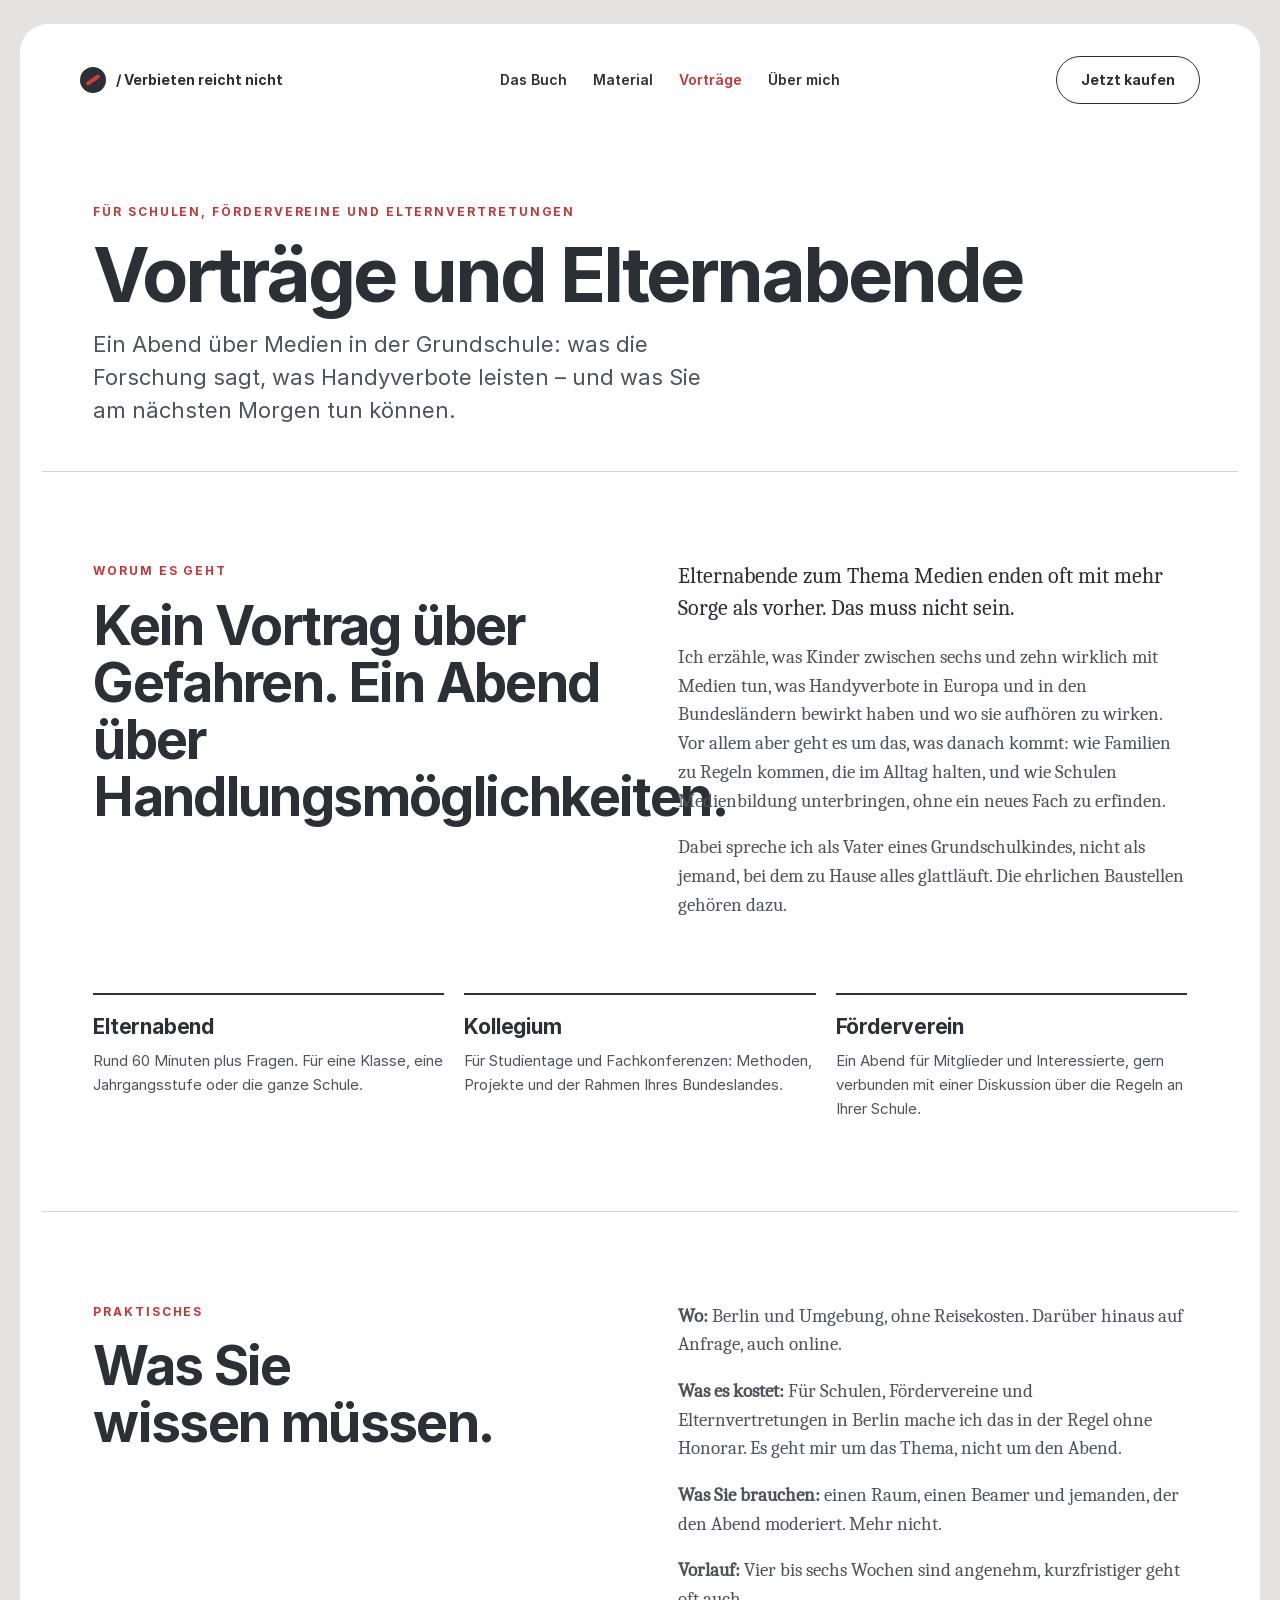
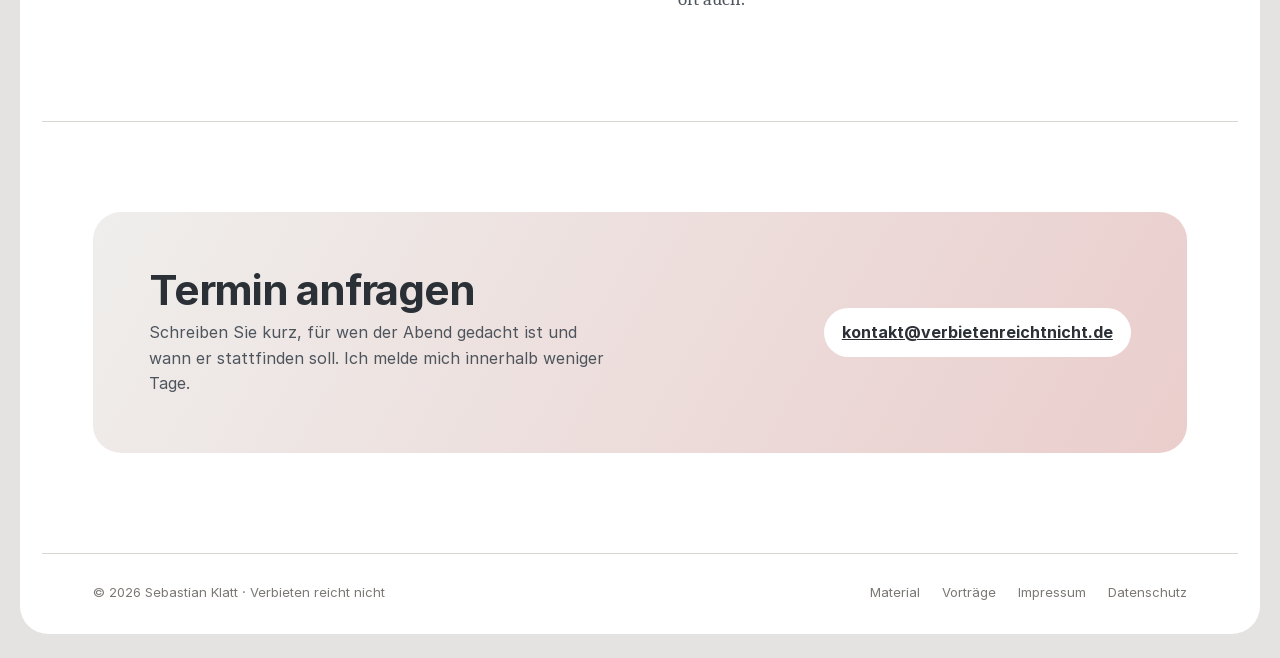
<file: site/vortraege/index.html>
<!doctype html>
<html lang="de">
<head>
<meta charset="utf-8">
<meta name="viewport" content="width=device-width,initial-scale=1,viewport-fit=cover">
<title>Vorträge und Elternabende | Verbieten reicht nicht</title>
<meta name="description" content="Ein Abend über Medien in der Grundschule für Schulen, Fördervereine und Elternvertretungen in Berlin und Umgebung.">
<link rel="canonical" href="https://verbietenreichtnicht.de/vortraege/">
<meta property="og:type" content="website">
<meta property="og:site_name" content="Verbieten reicht nicht">
<meta property="og:locale" content="de_DE">
<meta property="og:title" content="Vorträge und Elternabende | Verbieten reicht nicht">
<meta property="og:description" content="Ein Abend über Medien in der Grundschule für Schulen, Fördervereine und Elternvertretungen in Berlin und Umgebung.">
<meta property="og:url" content="https://verbietenreichtnicht.de/vortraege/">
<meta property="og:image" content="https://verbietenreichtnicht.de/assets/img/vorschau.jpg">
<meta property="og:image:width" content="1200">
<meta property="og:image:height" content="630">
<meta name="twitter:card" content="summary_large_image">
<link rel="stylesheet" href="../assets/css/site.css">
<link rel="preload" href="../assets/fonts/inter-700.woff2" as="font" type="font/woff2" crossorigin>
<link rel="preload" href="../assets/fonts/inter-400.woff2" as="font" type="font/woff2" crossorigin>
<link rel="preload" href="../assets/fonts/caladea-400-italic.woff2" as="font" type="font/woff2" crossorigin>
</head>
<body>
<a class="skip" href="#inhalt">Zum Inhalt springen</a>
<div class="sheet">
  <nav class="main" aria-label="Hauptnavigation">
    <a class="brand" href="/"><span class="mark" aria-hidden="true"></span>/ Verbieten reicht nicht</a>
    <div class="links"><a href="/">Das Buch</a><a href="/material/">Material</a><a href="/vortraege/" aria-current=page>Vorträge</a><a href="/ueber-mich/">Über mich</a></div>
    <div class="nav-cta">
      <a class="btn btn-ghost" href="/#kaufen">Jetzt kaufen</a>
    </div>
  </nav>
<main id="inhalt">

  <header class="pagehead">
    <p class="eyebrow">Für Schulen, Fördervereine und Elternvertretungen</p>
    <h1>Vorträge und Elternabende</h1>
    <p class="lead">Ein Abend über Medien in der Grundschule: was die Forschung sagt, was
    Handyverbote leisten – und was Sie am nächsten Morgen tun können.</p>
  </header>

  <section class="s">
    <div class="split">
      <div>
        <p class="eyebrow">Worum es geht</p>
        <h2>Kein Vortrag über Gefahren. Ein Abend über Handlungsmöglichkeiten.</h2>
      </div>
      <div class="prose">
        <p class="big">Elternabende zum Thema Medien enden oft mit mehr Sorge als vorher. Das
        muss nicht sein.</p>
        <p>Ich erzähle, was Kinder zwischen sechs und zehn wirklich mit Medien tun, was
        Handyverbote in Europa und in den Bundesländern bewirkt haben und wo sie aufhören zu
        wirken. Vor allem aber geht es um das, was danach kommt: wie Familien zu Regeln kommen,
        die im Alltag halten, und wie Schulen Medienbildung unterbringen, ohne ein neues Fach
        zu erfinden.</p>
        <p>Dabei spreche ich als Vater eines Grundschulkindes, nicht als jemand, bei dem zu
        Hause alles glattläuft. Die ehrlichen Baustellen gehören dazu.</p>
      </div>
    </div>
    <div class="theses">
      <div class="thesis"><h3>Elternabend</h3><p>Rund 60 Minuten plus Fragen. Für eine Klasse,
      eine Jahrgangsstufe oder die ganze Schule.</p></div>
      <div class="thesis"><h3>Kollegium</h3><p>Für Studientage und Fachkonferenzen: Methoden,
      Projekte und der Rahmen Ihres Bundeslandes.</p></div>
      <div class="thesis"><h3>Förderverein</h3><p>Ein Abend für Mitglieder und Interessierte,
      gern verbunden mit einer Diskussion über die Regeln an Ihrer Schule.</p></div>
    </div>
  </section>

  <section class="s">
    <div class="split">
      <div>
        <p class="eyebrow">Praktisches</p>
        <h2>Was Sie wissen müssen.</h2>
      </div>
      <div class="prose">
        <p><b>Wo:</b> Berlin und Umgebung, ohne Reisekosten. Darüber hinaus auf Anfrage, auch
        online.</p>
        <p><b>Was es kostet:</b> Für Schulen, Fördervereine und Elternvertretungen in Berlin
        mache ich das in der Regel ohne Honorar. Es geht mir um das Thema, nicht um den Abend.</p>
        <p><b>Was Sie brauchen:</b> einen Raum, einen Beamer und jemanden, der den Abend
        moderiert. Mehr nicht.</p>
        <p><b>Vorlauf:</b> Vier bis sechs Wochen sind angenehm, kurzfristiger geht oft auch.</p>
      </div>
    </div>
  </section>

  <section class="s">
    <div class="contact">
      <div>
        <h2>Termin anfragen</h2>
        <p>Schreiben Sie kurz, für wen der Abend gedacht ist und wann er stattfinden soll.
        Ich melde mich innerhalb weniger Tage.</p>
      </div>
      <div class="mail"><code><a href="mailto:kontakt@verbietenreichtnicht.de">kontakt@verbietenreichtnicht.de</a></code></div>
    </div>
  </section>

</main>
  <footer class="main">
    <span>© 2026 Sebastian Klatt · Verbieten reicht nicht</span>
    <nav aria-label="Rechtliches">
      <a href="/material/">Material</a>
      <a href="/vortraege/">Vorträge</a>
      <a href="/impressum/">Impressum</a>
      <a href="/datenschutz/">Datenschutz</a>
    </nav>
  </footer>
</div>
</body>
</html>
</file>
<file: site/assets/css/site.css>
/* Verbieten reicht nicht — Website
   Schriften wie im Buch: Inter (Ueberschriften, Bedienung) und Caladea (Lesetext).
   Lokal eingebunden (kein Google-CDN, DSGVO), beide SIL Open Font License. */

@font-face{font-family:Inter;src:url(../fonts/inter-400.woff2) format("woff2");font-weight:400;font-style:normal;font-display:swap}
@font-face{font-family:Inter;src:url(../fonts/inter-500.woff2) format("woff2");font-weight:500;font-style:normal;font-display:swap}
@font-face{font-family:Inter;src:url(../fonts/inter-600.woff2) format("woff2");font-weight:600;font-style:normal;font-display:swap}
@font-face{font-family:Inter;src:url(../fonts/inter-700.woff2) format("woff2");font-weight:700;font-style:normal;font-display:swap}
@font-face{font-family:Caladea;src:url(../fonts/caladea-400.woff2) format("woff2");font-weight:400;font-style:normal;font-display:swap}
@font-face{font-family:Caladea;src:url(../fonts/caladea-400-italic.woff2) format("woff2");font-weight:400;font-style:italic;font-display:swap}

:root{
  --canvas:#e4e3e1; --sheet:#fff; --hero-top:#a9a8a6; --hero-bot:#efeeec;
  --ink:#2B3036; --ink-soft:#4e545c; --muted:#7b7773; --line:#d9d6d2;
  --accent:#D13B3C; --accent-text:#C33636; --accent-ink:#fff; --chip:#fff; --glass:rgba(255,255,255,.55);
  --sans:Inter,"Helvetica Neue",Arial,sans-serif;
  --serif:Caladea,Cambria,Georgia,serif;
  --display:var(--sans); --body:var(--sans);
  --r-lg:28px; --r-md:18px;
  color-scheme:light;
}
@media (prefers-color-scheme:dark){:root{
  --canvas:#0f0f10; --sheet:#18181a; --hero-top:#2c2b2a; --hero-bot:#1d1d1f;
  --ink:#f2efea; --ink-soft:#c4bfb8; --muted:#8f8a84; --line:#34322f;
  --accent:#E8615F; --accent-text:#E8615F; --chip:#26262a; --glass:rgba(40,40,44,.6); color-scheme:dark}}

*{box-sizing:border-box}
body{margin:0;background:var(--canvas);color:var(--ink);font-family:var(--body);font-size:16px;line-height:1.6;
  padding-left:max(16px,env(safe-area-inset-left,0px));padding-right:max(16px,env(safe-area-inset-right,0px));padding-block:24px}
img{max-width:100%}
a{color:inherit}
:focus-visible{outline:2px solid var(--accent);outline-offset:3px;border-radius:6px}
.sheet{max-width:1240px;margin:0 auto;background:var(--sheet);border-radius:var(--r-lg);padding:clamp(14px,2vw,22px)}
.ph{background:color-mix(in srgb,var(--accent) 14%,transparent);border-bottom:1px dashed var(--accent);padding:0 .2em;border-radius:3px}
.skip{position:absolute;left:-9999px}
.skip:focus{position:static;display:inline-block;margin:8px;padding:8px 14px;background:var(--ink);color:var(--sheet);border-radius:999px}

/* Navigation */
nav.main{display:flex;align-items:center;gap:24px;padding:10px clamp(8px,3vw,48px) 22px;flex-wrap:wrap}
.brand{display:flex;align-items:center;gap:10px;font-weight:700;font-size:14px;text-decoration:none}
.mark{width:26px;height:26px;border-radius:50%;background:var(--ink);position:relative;flex:none}
.mark::after{content:"";position:absolute;left:5px;right:5px;top:11px;height:4px;background:var(--accent);transform:rotate(-35deg);border-radius:2px}
.links{display:flex;gap:26px;margin:0 auto;font-size:14px;font-weight:600;flex-wrap:wrap}
.links a{text-decoration:none}
.links a:hover,.links a[aria-current=page]{color:var(--accent-text)}
.nav-cta{display:flex;align-items:center;gap:16px;font-size:14px;font-weight:600}
.btn{display:inline-flex;align-items:center;gap:6px;border-radius:999px;font-weight:700;font-size:14px;text-decoration:none;padding:12px 24px;border:1.5px solid var(--ink);transition:transform .15s,background .15s,color .15s;cursor:pointer;font-family:inherit}
.btn:hover{transform:translateY(-1px)}
.btn small{font-weight:500;opacity:.8;font-size:13px}
.btn-dark{background:var(--ink);color:var(--sheet)}
.btn-ghost{background:transparent;color:var(--ink)}
.btn-accent{background:var(--accent);border-color:var(--accent);color:var(--accent-ink)}

/* Hero (Startseite) */
.hero{border-radius:var(--r-lg);background:linear-gradient(180deg,var(--hero-top),var(--hero-bot) 88%);
  padding:clamp(28px,6vw,80px) clamp(20px,5vw,72px);display:grid;grid-template-columns:1.1fr 1fr;gap:40px;align-items:center}
.hero>*{min-width:0}
h1{font-family:var(--sans);font-weight:700;font-size:clamp(44px,7vw,96px);line-height:.95;letter-spacing:-.04em;margin:6px 0 10px;text-wrap:balance}
.subtitle{font-family:var(--serif);font-style:italic;font-size:clamp(21px,2.5vw,32px);font-weight:400;color:var(--accent-text);margin:0 0 26px;letter-spacing:-.01em}
.hook{font-family:var(--serif);font-size:clamp(19px,1.9vw,23px);line-height:1.5;margin:0;max-width:34ch;color:var(--ink)}
.for{margin:18px 0 0;font-size:15px;font-weight:600;color:var(--ink-soft);max-width:40ch}
.hero-ctas{display:flex;gap:26px;align-items:center;margin-top:30px;flex-wrap:wrap}
.textlink{font-weight:700;font-size:14px;text-underline-offset:4px}

.hero-cover{display:flex;justify-content:center}
.hero-cover img{display:block;width:100%;max-width:330px;height:auto;border-radius:3px 9px 9px 3px;
  box-shadow:-18px 30px 60px rgba(0,0,0,.24),0 2px 6px rgba(0,0,0,.08);transform:rotate(1.5deg)}

/* Seitenkopf der Unterseiten */
.pagehead{padding:clamp(34px,6vw,76px) clamp(8px,4vw,64px) clamp(26px,4vw,44px)}
.pagehead h1{font-size:clamp(40px,6vw,76px);margin:14px 0 18px}
.pagehead .lead{font-size:clamp(18px,2vw,22px);line-height:1.5;color:var(--ink-soft);max-width:48ch;margin:0}

section.s{padding:clamp(48px,7vw,100px) clamp(8px,4vw,64px);border-top:1px solid var(--line)}
.eyebrow{font-size:12px;letter-spacing:.16em;text-transform:uppercase;font-weight:700;color:var(--accent-text);margin:0 0 16px}
h2{font-family:var(--sans);font-weight:700;font-size:clamp(32px,4.4vw,54px);line-height:1.06;letter-spacing:-.03em;margin:0 0 24px;text-wrap:balance;max-width:17ch}
h3{font-family:var(--sans);font-weight:700;font-size:21px;letter-spacing:-.01em;line-height:1.15;margin:0 0 10px}
.split{display:grid;grid-template-columns:1fr 1fr;gap:clamp(28px,6vw,90px);align-items:start}
.split>*{min-width:0}
.prose p{margin:0 0 18px;max-width:62ch;color:var(--ink-soft);font-family:var(--serif);font-size:18.5px;line-height:1.55}
.prose p.big{color:var(--ink);font-size:22px;line-height:1.45}
.prose ul{margin:0 0 18px;padding-left:1.2em;color:var(--ink-soft);font-size:17px;max-width:62ch}
.prose li{margin-bottom:8px}
.prose h3{margin-top:34px}

.theses{display:grid;grid-template-columns:repeat(3,1fr);gap:20px;margin-top:56px}
.thesis{border-top:2px solid var(--ink);padding-top:20px}
.thesis p{margin:0;color:var(--ink-soft);font-size:15px}

.learn{list-style:none;padding:0;margin:0;display:grid}
.learn li{display:grid;grid-template-columns:auto 1fr;gap:18px;padding:22px 0;border-bottom:1px solid var(--line)}
.learn li:first-child{border-top:1px solid var(--line)}
.learn .x{width:34px;height:34px;border-radius:50%;background:var(--accent);color:#fff;display:grid;place-items:center;flex:none}
.learn .x svg{width:15px;height:15px}
.learn b{display:block;font-size:17px}
.learn span{color:var(--ink-soft);font-size:15px}

.cards{display:grid;grid-template-columns:repeat(3,1fr);gap:18px;margin-top:40px}
.card{border:1px solid var(--line);border-radius:var(--r-md);padding:28px;display:flex;flex-direction:column;gap:12px}
.card h3{margin:0}
.card p{margin:0;font-size:15px;color:var(--ink-soft)}
.card .p{font-family:var(--sans);font-size:38px;font-weight:700;letter-spacing:-.02em;line-height:1;font-variant-numeric:tabular-nums}
.card .acts{display:flex;flex-direction:column;gap:8px;margin-top:auto}
.card .btn{justify-content:center}
.card .note{font-size:13px;color:var(--muted)}
.card .kicker{font-size:15px;letter-spacing:.08em;text-transform:uppercase;font-weight:700;margin:0;font-family:var(--body)}

.author{display:grid;grid-template-columns:280px 1fr;gap:clamp(28px,5vw,64px);align-items:start}
.author>*{min-width:0}
.portrait{aspect-ratio:4/5;width:100%;height:auto;border-radius:var(--r-lg);object-fit:cover;display:block;background:var(--hero-bot)}

.contact{display:flex;justify-content:space-between;align-items:center;gap:28px;flex-wrap:wrap;background:linear-gradient(120deg,var(--hero-bot),color-mix(in srgb,var(--accent) 18%,var(--hero-bot)));border-radius:var(--r-lg);padding:clamp(28px,5vw,56px)}
.contact h2{margin:0 0 8px;font-size:clamp(28px,3.4vw,42px)}
.contact p{margin:0;color:var(--ink-soft);max-width:46ch}
.mail{display:flex;gap:10px;align-items:center;flex-wrap:wrap}
.mail code{font-family:var(--body);font-weight:700;background:var(--sheet);padding:12px 18px;border-radius:999px;user-select:all}

footer.main{display:flex;justify-content:space-between;gap:16px;flex-wrap:wrap;padding:28px clamp(8px,4vw,64px) 10px;font-size:13px;color:var(--muted);border-top:1px solid var(--line);margin-top:10px}
footer.main nav{display:flex;gap:22px;flex-wrap:wrap}
footer.main a{text-decoration:none}
footer.main a:hover{color:var(--accent-text)}

@media (max-width:980px){
  .hero{grid-template-columns:1fr}
  .links{display:none}
  .nav-cta{margin-left:auto}
}
@media (max-width:760px){
  .split{grid-template-columns:1fr}
  .theses,.cards{grid-template-columns:1fr}
}
/* ---- Verkaufsbausteine Startseite ---- */
.btn-lg{padding:15px 28px;font-size:15px}

.pages{display:grid;grid-template-columns:repeat(4,1fr);gap:22px;margin-top:40px}
.pg{display:flex;flex-direction:column;gap:14px;text-decoration:none}
.pg img{width:100%;height:auto;display:block;border-radius:6px;border:1px solid var(--line);box-shadow:0 14px 34px rgba(0,0,0,.10);transition:transform .25s,box-shadow .25s;background:#fff}
.pg:hover img{transform:translateY(-4px);box-shadow:0 20px 44px rgba(0,0,0,.16)}
.pg span{font-size:14px;color:var(--ink-soft);line-height:1.45}
.pg b{display:block;color:var(--ink);font-size:15px;margin-bottom:2px}

.faq{margin-top:34px;border-top:1px solid var(--line);max-width:860px}
.faq details{border-bottom:1px solid var(--line)}
.faq summary{list-style:none;cursor:pointer;padding:22px 44px 22px 0;font-weight:600;font-size:17px;position:relative}
.faq summary::-webkit-details-marker{display:none}
.faq summary::after{content:"";position:absolute;right:8px;top:50%;width:11px;height:11px;border-right:2px solid var(--ink);border-bottom:2px solid var(--ink);transform:translateY(-70%) rotate(45deg);transition:transform .2s}
.faq details[open] summary::after{transform:translateY(-30%) rotate(-135deg)}
.faq .ans{padding:0 0 22px}
.faq .ans p{margin:0 0 14px;color:var(--ink-soft);font-family:var(--serif);font-size:18px;line-height:1.55;max-width:66ch}
.faq details a{font-weight:600}
.toc-mini{margin:6px 0 0;display:grid;gap:14px;max-width:66ch}
.toc-mini dt{font-size:13px;letter-spacing:.06em;text-transform:uppercase;font-weight:700;color:var(--accent-text)}
.toc-mini dd{margin:3px 0 0;font-family:var(--serif);font-size:17px;line-height:1.45;color:var(--ink-soft)}

/* ---- Hauptangebot im Kaufbereich ---- */
.offer{display:grid;grid-template-columns:minmax(0,.8fr) minmax(0,1.2fr);gap:clamp(24px,5vw,64px);align-items:center;
  margin-top:40px;padding:clamp(28px,4vw,52px);border:1.5px solid var(--ink);border-radius:var(--r-lg);
  background:#faf2f1;background:color-mix(in srgb,var(--accent) 6%,var(--sheet))}
.offer-img{margin:0;display:flex;flex-direction:column;align-items:center}
.offer-img img{display:block;width:100%;max-width:330px;height:auto;filter:drop-shadow(0 26px 28px rgba(0,0,0,.22))}
.offer-img figcaption{margin-top:14px;font-size:11.5px;color:var(--muted)}
.offer .kicker{font-size:14px;letter-spacing:.08em;text-transform:uppercase;font-weight:700;margin:0}
.offer .p{font-size:clamp(44px,5vw,60px);font-weight:700;letter-spacing:-.03em;line-height:1;margin-top:12px;font-variant-numeric:tabular-nums}
.offer-points{list-style:none;padding:0;margin:24px 0 0;display:grid;gap:12px;max-width:52ch}
.offer-points li{position:relative;padding-left:30px;font-family:var(--serif);font-size:18px;line-height:1.45;color:var(--ink-soft)}
.offer-points li::before{content:"";position:absolute;left:3px;top:.42em;width:12px;height:7px;border-left:2.5px solid var(--accent);
  border-bottom:2.5px solid var(--accent);transform:rotate(-45deg)}
.offer .acts{display:flex;flex-wrap:wrap;align-items:center;gap:14px 26px;margin-top:30px}
.offer .textlink{font-size:14px}
.offer .note{margin:16px 0 0;font-size:13px;color:var(--muted)}
@media (max-width:760px){
  .offer{grid-template-columns:1fr;text-align:left}
  .offer-img img{max-width:230px}
}

/* ---- Verweis aufs Buch auf Unterseiten ---- */
.upsell{display:grid;grid-template-columns:minmax(0,240px) minmax(0,1fr);gap:clamp(28px,5vw,64px);align-items:center}
.upsell-cover img{display:block;width:100%;height:auto;border-radius:3px 9px 9px 3px;box-shadow:0 24px 50px rgba(0,0,0,.20);
  transition:transform .25s}
.upsell-cover:hover img{transform:translateY(-4px)}
.upsell .acts{display:flex;flex-wrap:wrap;align-items:center;gap:14px 26px;margin-top:26px}
.upsell .textlink{font-family:var(--sans);font-size:14px}
@media (max-width:760px){.upsell{grid-template-columns:1fr}.upsell-cover img{max-width:170px}}

/* ---- Schlanke Startseite ---- */
.pages-more{margin:28px 0 0}
.aside-row{display:flex;justify-content:space-between;align-items:baseline;gap:8px 24px;flex-wrap:wrap;
  padding:18px 4px;border-bottom:1px solid var(--line);font-size:15px}
.aside-row:first-of-type{margin-top:22px}
.aside-row p{margin:0;color:var(--ink-soft)}
.aside-row b{color:var(--ink)}
@media (max-width:980px){
  .hero{gap:34px}
  .hero-cover img{max-width:220px}
}
@media (max-width:760px){
  .author{grid-template-columns:1fr;gap:22px}
  .author .portrait{width:132px;border-radius:var(--r-md)}
  .pages{display:flex;overflow-x:auto;scroll-snap-type:x mandatory;gap:14px;margin-left:-4px;padding:4px 4px 10px;
    -webkit-overflow-scrolling:touch;scrollbar-width:none}
  .pages::-webkit-scrollbar{display:none}
  .pg{flex:0 0 64%;scroll-snap-align:start}
}

/* Ueberzeilen und Textlinks behalten ihre Gestalt auch innerhalb von Lesetext-Bloecken */
.prose p.eyebrow{font-family:var(--sans);font-size:12px;line-height:1.6;color:var(--accent-text);margin:0 0 16px;max-width:none}
.prose .textlink{font-family:var(--sans);font-size:14px}

.buybar{display:none}
@media (max-width:760px){
  .buybar{display:flex;position:fixed;left:12px;right:12px;bottom:max(12px,env(safe-area-inset-bottom,0px));z-index:50;
    align-items:center;justify-content:space-between;gap:12px;padding:10px 10px 10px 20px;border-radius:999px;
    background:var(--ink);color:var(--sheet);box-shadow:0 14px 40px rgba(0,0,0,.28);
    transform:translateY(160%);transition:transform .3s cubic-bezier(.2,.8,.2,1)}
  .buybar.on{transform:none}
  .buybar span{font-size:14px}
  .buybar b{margin-right:6px}
  .buybar .btn{padding:11px 18px;white-space:nowrap}
  body:has(.buybar) footer.main{padding-bottom:90px}
}
@media (min-width:761px) and (max-width:980px){
  .pages{grid-template-columns:1fr 1fr}
}

@media (prefers-reduced-motion:reduce){*{animation:none!important;transition:none!important}}
@media print{body{background:#fff}.sheet{max-width:none}nav.main,.hero-ctas,.btn{display:none}}
</file>
